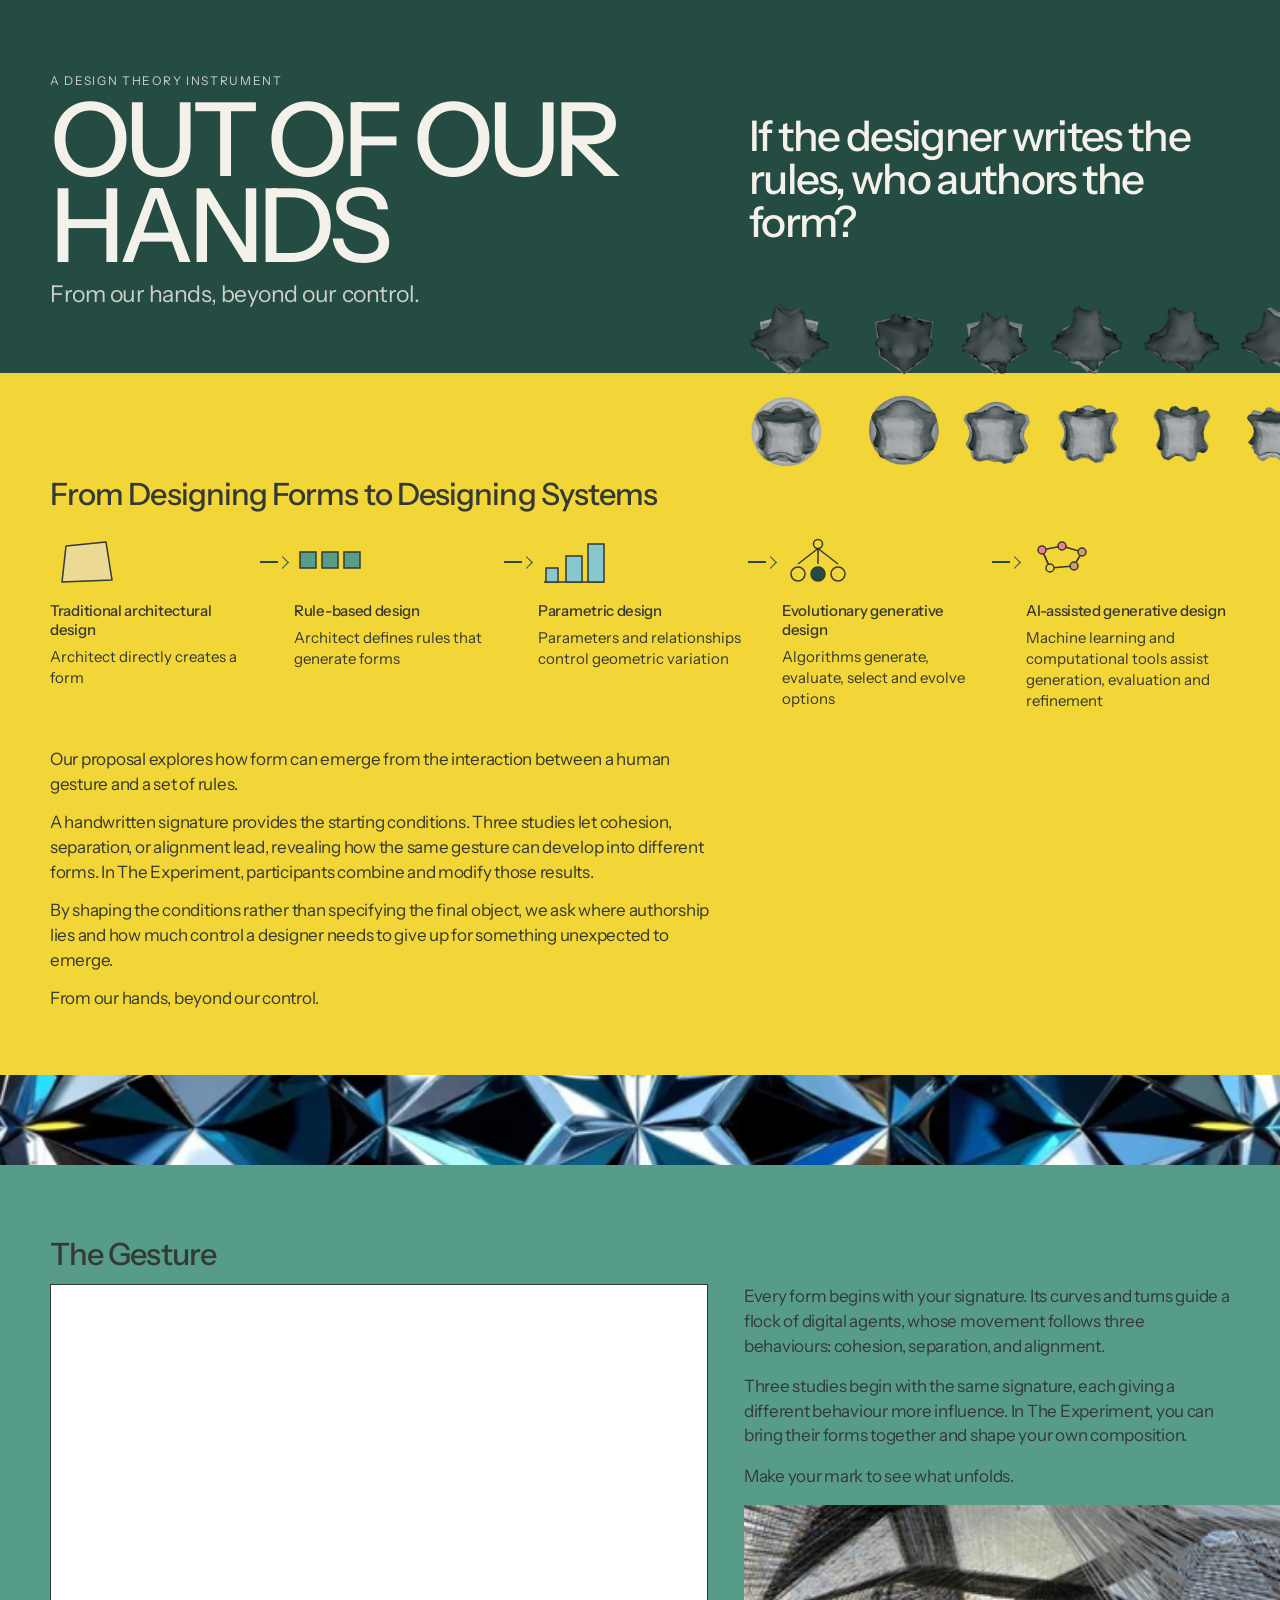
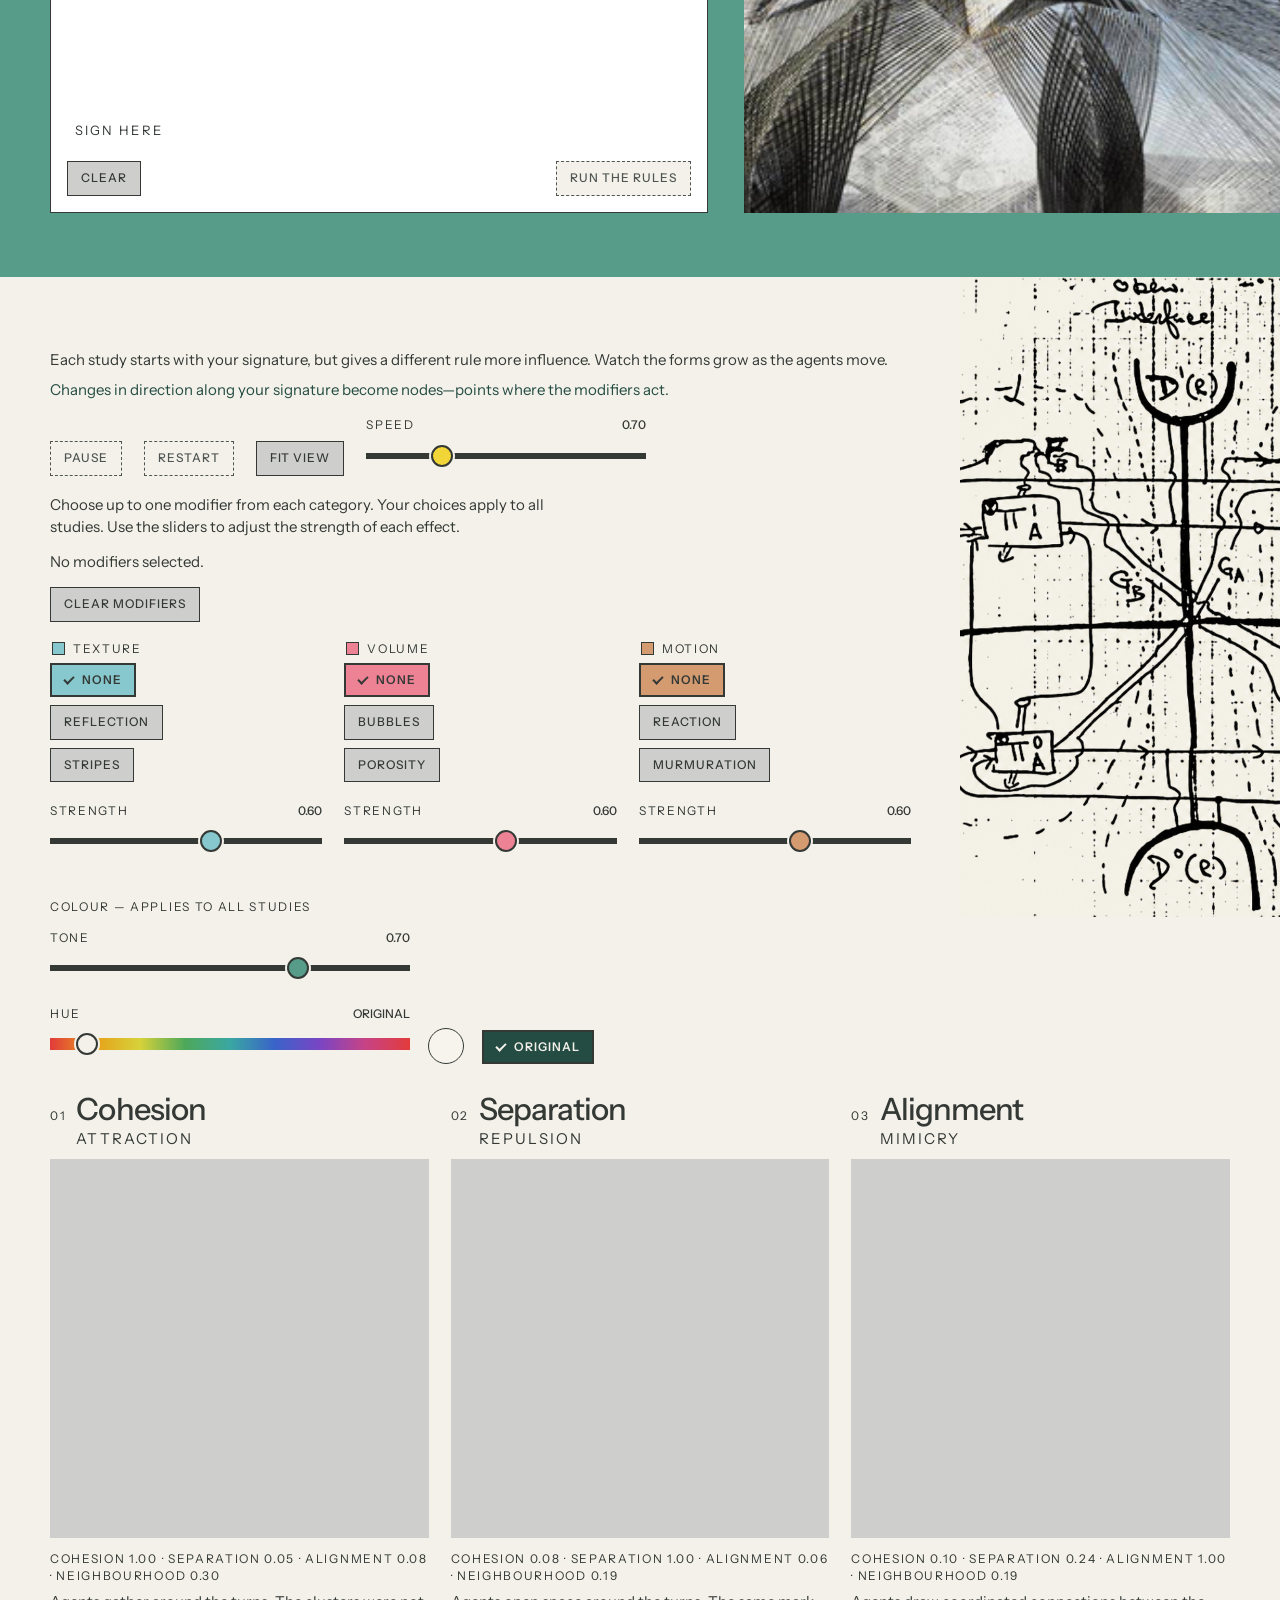
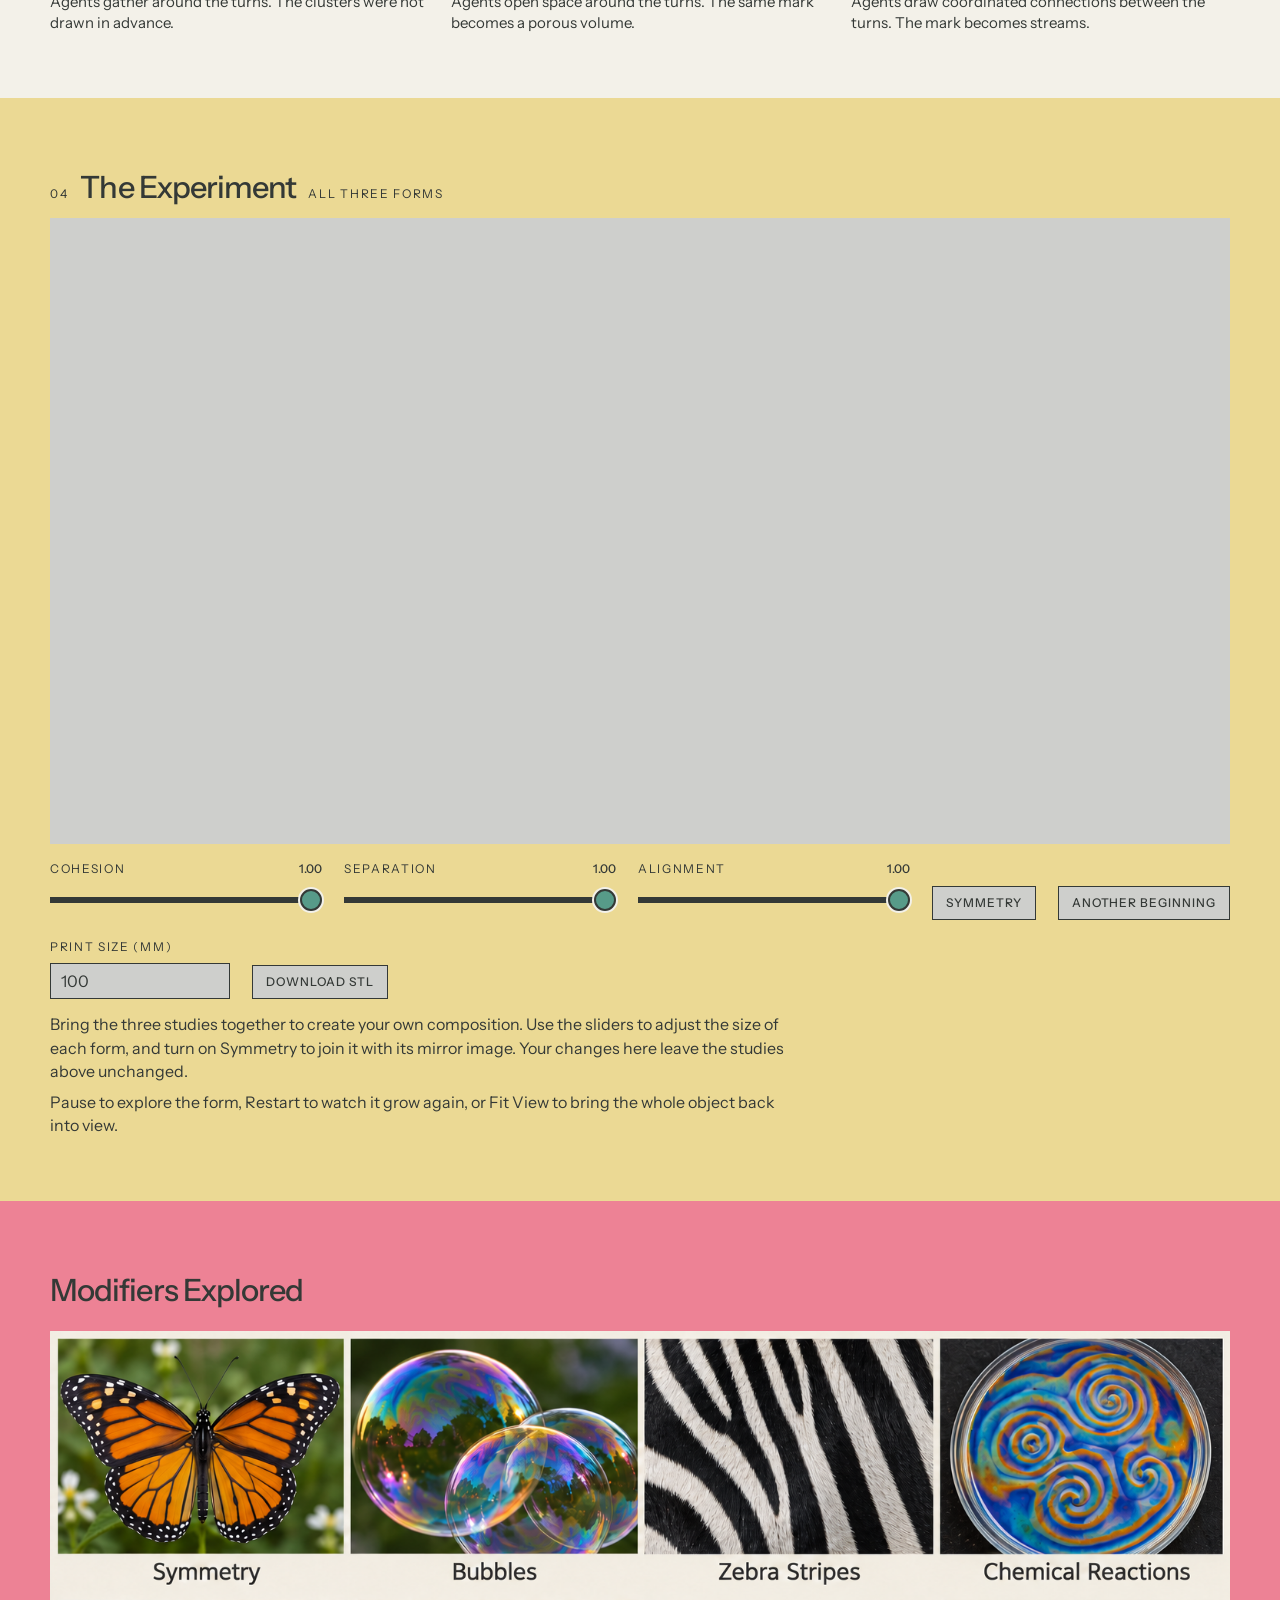
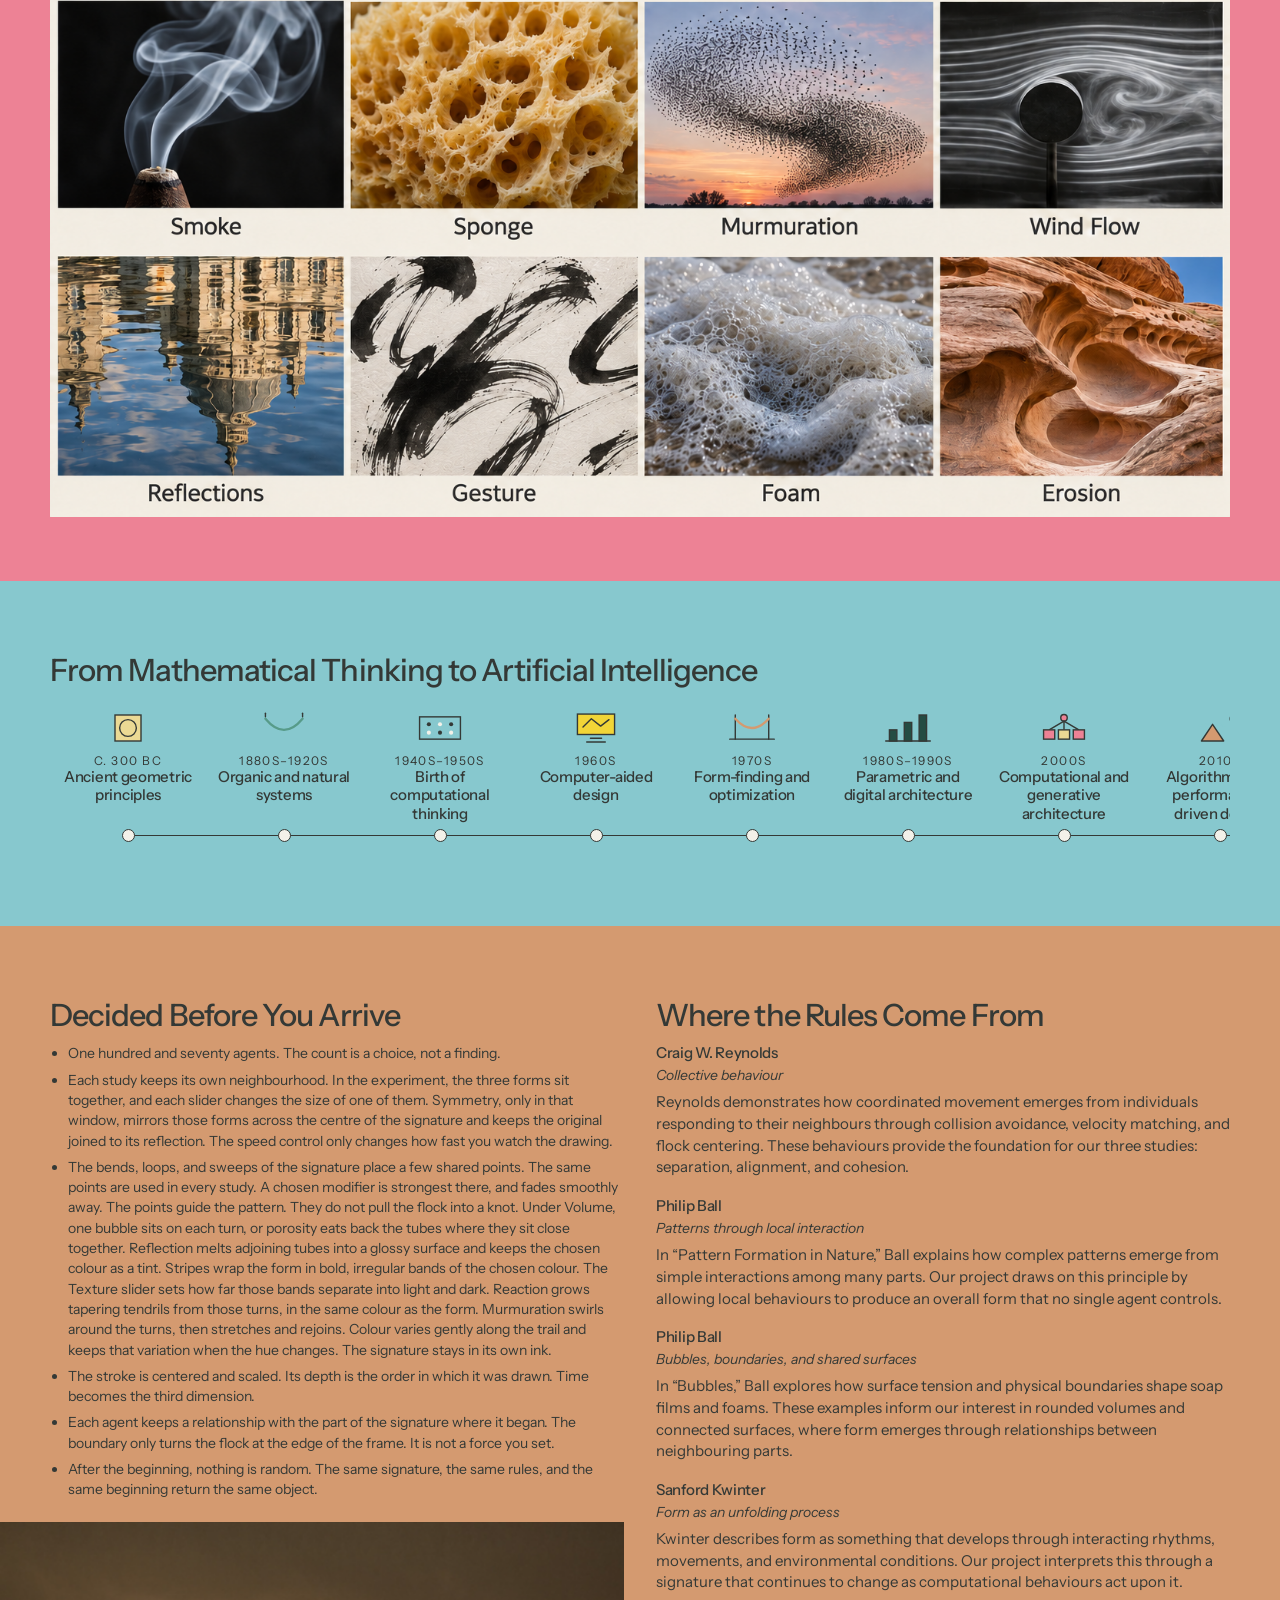
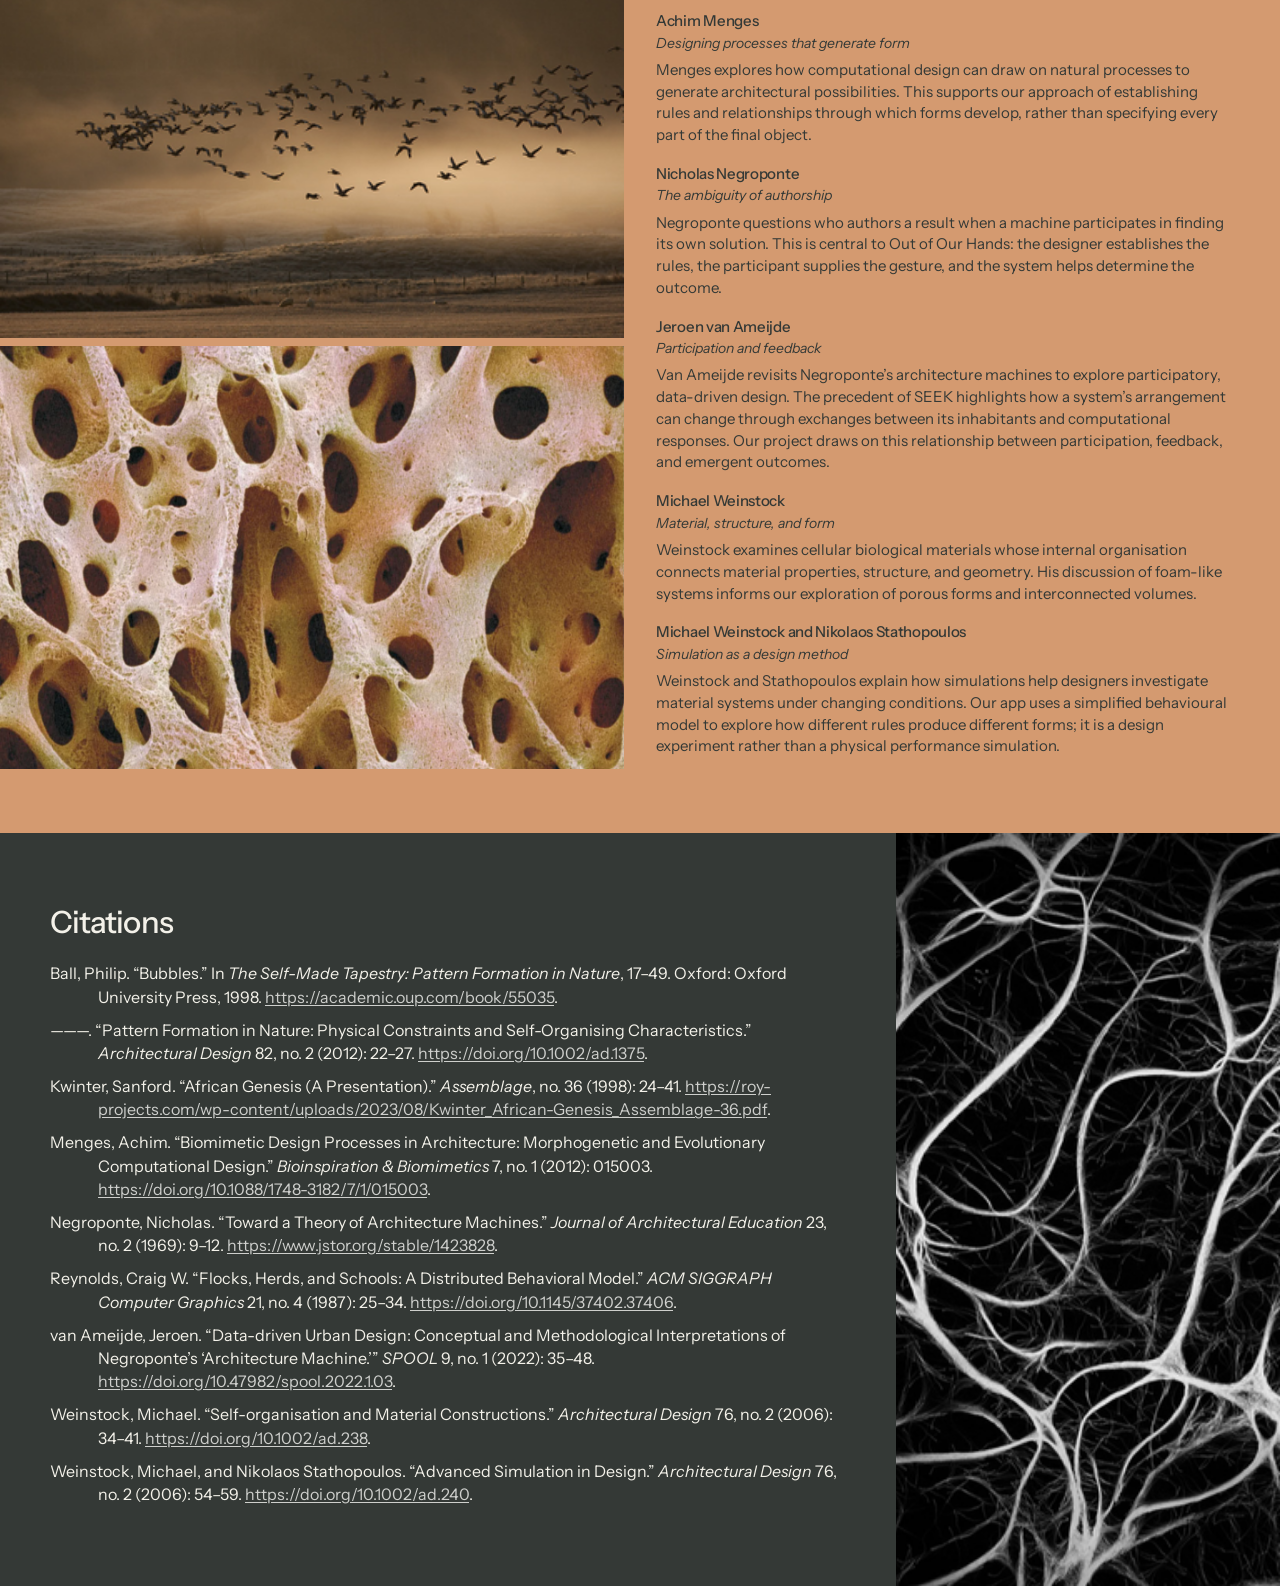
<file: index.html>
<!doctype html>
<html lang="en">
<head>
  <meta charset="utf-8">
  <meta name="viewport" content="width=device-width, initial-scale=1">
  <title>Out of Our Hands</title>
  <link rel="preconnect" href="https://fonts.googleapis.com">
  <link rel="preconnect" href="https://fonts.gstatic.com" crossorigin>
  <link href="https://fonts.googleapis.com/css2?family=Instrument+Sans:ital,wght@0,400;0,500;0,600;1,400&display=swap" rel="stylesheet">
  <link rel="stylesheet" href="style.css?v=turns82">
</head>
<body>
  <header>
    <p class="kicker">A design theory instrument</p>
    <div class="mast">
      <h1>Out of our hands</h1>
      <p class="tagline">From our hands, beyond our control.</p>
      <p class="question">If the designer writes the rules, who authors the form?</p>
    </div>
    <img class="membrane" src="assets/membrane-forms-transparent.png" alt="Two rows of translucent membrane forms.">
  </header>

  <section class="lineage" aria-labelledby="lineage-title">
    <h2 id="lineage-title">From Designing Forms to Designing Systems</h2>
    <div class="stages">
      <article class="stage">
        <svg class="stage-mark" viewBox="0 0 72 56" aria-hidden="true">
          <polygon points="16,12 56,8 62,46 12,48" fill="var(--sand)" stroke="var(--charcoal)" stroke-width="1.5" stroke-linejoin="round"/>
        </svg>
        <h3>Traditional architectural design</h3>
        <p>Architect directly creates a form</p>
      </article>
      <span class="stage-arrow" aria-hidden="true"></span>
      <article class="stage">
        <svg class="stage-mark" viewBox="0 0 72 56" aria-hidden="true">
          <rect x="6" y="18" width="16" height="16" fill="var(--lagoon)" stroke="var(--charcoal)" stroke-width="1.5"/>
          <rect x="28" y="18" width="16" height="16" fill="var(--lagoon)" stroke="var(--charcoal)" stroke-width="1.5"/>
          <rect x="50" y="18" width="16" height="16" fill="var(--lagoon)" stroke="var(--charcoal)" stroke-width="1.5"/>
        </svg>
        <h3>Rule-based design</h3>
        <p>Architect defines rules that generate forms</p>
      </article>
      <span class="stage-arrow" aria-hidden="true"></span>
      <article class="stage">
        <svg class="stage-mark" viewBox="0 0 72 56" aria-hidden="true">
          <line x1="6" y1="48" x2="66" y2="48" stroke="var(--charcoal)" stroke-width="1.5"/>
          <rect x="8" y="34" width="12" height="14" fill="var(--sky)" stroke="var(--charcoal)" stroke-width="1.5"/>
          <rect x="28" y="22" width="16" height="26" fill="var(--sky)" stroke="var(--charcoal)" stroke-width="1.5"/>
          <rect x="50" y="10" width="16" height="38" fill="var(--sky)" stroke="var(--charcoal)" stroke-width="1.5"/>
        </svg>
        <h3>Parametric design</h3>
        <p>Parameters and relationships control geometric variation</p>
      </article>
      <span class="stage-arrow" aria-hidden="true"></span>
      <article class="stage">
        <svg class="stage-mark" viewBox="0 0 72 56" aria-hidden="true">
          <circle cx="36" cy="10" r="4.5" fill="none" stroke="var(--charcoal)" stroke-width="1.5"/>
          <path d="M36 14.5 L16 30 M36 14.5 L36 30 M36 14.5 L56 30" fill="none" stroke="var(--charcoal)" stroke-width="1.5"/>
          <circle cx="16" cy="40" r="7" fill="none" stroke="var(--charcoal)" stroke-width="1.5"/>
          <circle cx="36" cy="40" r="7" fill="var(--deep-forest)" stroke="var(--charcoal)" stroke-width="1.5"/>
          <circle cx="56" cy="40" r="7" fill="none" stroke="var(--charcoal)" stroke-width="1.5"/>
        </svg>
        <h3>Evolutionary generative design</h3>
        <p>Algorithms generate, evaluate, select and evolve options</p>
      </article>
      <span class="stage-arrow" aria-hidden="true"></span>
      <article class="stage">
        <svg class="stage-mark" viewBox="0 0 72 56" aria-hidden="true">
          <path d="M16 16 L36 12 L56 18 L48 32 L24 34 Z" fill="none" stroke="var(--charcoal)" stroke-width="1.5" stroke-linejoin="round"/>
          <path d="M16 16 L24 34 M56 18 L48 32" fill="none" stroke="var(--charcoal)" stroke-width="1.5"/>
          <circle cx="16" cy="16" r="4" fill="var(--coral)" stroke="var(--charcoal)" stroke-width="1.5"/>
          <circle cx="36" cy="12" r="4" fill="var(--coral)" stroke="var(--charcoal)" stroke-width="1.5"/>
          <circle cx="56" cy="18" r="4" fill="var(--terracotta)" stroke="var(--charcoal)" stroke-width="1.5"/>
          <circle cx="48" cy="32" r="4" fill="var(--terracotta)" stroke="var(--charcoal)" stroke-width="1.5"/>
          <circle cx="24" cy="34" r="4" fill="var(--sunflower)" stroke="var(--charcoal)" stroke-width="1.5"/>
        </svg>
        <h3>AI-assisted generative design</h3>
        <p>Machine learning and computational tools assist generation, evaluation and refinement</p>
      </article>
    </div>
    <div class="proposal">
      <p>Our proposal explores how form can emerge from the interaction between a human gesture and a set of rules.</p>
      <p>A handwritten signature provides the starting conditions. Three studies let cohesion, separation, or alignment lead, revealing how the same gesture can develop into different forms. In The Experiment, participants combine and modify those results.</p>
      <p>By shaping the conditions rather than specifying the final object, we ask where authorship lies and how much control a designer needs to give up for something unexpected to emerge.</p>
      <p>From our hands, beyond our control.</p>
    </div>
  </section>

  <figure class="facet-strip">
    <img src="assets/faceted-reflections.png" alt="A field of blue faceted reflections.">
  </figure>

  <section class="intro" aria-labelledby="gesture-title">
    <h2 id="gesture-title" class="gesture-title">The Gesture</h2>
    <div class="plate">
      <canvas id="sign" aria-label="Draw a signature. The mark becomes the situation the rules act on."></canvas>
      <p id="sign-hint" class="hint">Sign here</p>
      <div class="plate-actions">
        <button id="clear" type="button">Clear</button>
        <button id="commit" type="button" disabled>Run the rules</button>
      </div>
    </div>
    <div class="argument">
      <h2 id="argument-title" class="visually-hidden">The Argument</h2>
      <p>Every form begins with your signature. Its curves and turns guide a flock of digital agents, whose movement follows three behaviours: cohesion, separation, and alignment.</p>
      <p>Three studies begin with the same signature, each giving a different behaviour more influence. In The Experiment, you can bring their forms together and shape your own composition.</p>
      <p>Make your mark to see what unfolds.</p>
      <p id="status" class="status" hidden>The rules are written. They have not met a signature yet.</p>
      <figure class="gesture-photo">
        <img src="assets/canva-24.png" alt="A pavilion of interwoven dark fibres.">
      </figure>
    </div>
  </section>

  <section id="studies" class="studies" aria-label="Three interpretations">
    <p class="study-lead">Each study starts with your signature, but gives a different rule more influence. Watch the forms grow as the agents move.</p>
    <p class="turn-note">Changes in direction along your signature become nodes—points where the modifiers act.</p>
    <div class="transport">
      <button id="pause" type="button" aria-pressed="false" disabled>Pause</button>
      <button id="restart" type="button" disabled>Restart</button>
      <button id="fit" type="button">Fit view</button>
      <label class="speed">
        <span>Speed <b id="speed-val">0.70</b></span>
        <input id="speed" type="range" min="0.2" max="2.2" step="0.05" value="0.7">
      </label>
    </div>
    <div class="modifiers">
      <div class="modifier-head">
        <div>
          <p class="study-lead">Choose up to one modifier from each category. Your choices apply to all studies. Use the sliders to adjust the strength of each effect.</p>
          <p id="modifier-note" class="modifier-note">No modifiers selected.</p>
          <div class="modifier-tools">
            <button id="clear-modifiers" type="button">Clear modifiers</button>
          </div>
        </div>
      </div>
      <div class="modifier-groups">
        <fieldset class="category category-texture" role="radiogroup" aria-label="Texture">
          <legend>Texture</legend>
          <button type="button" data-category="texture" data-modifier="none" role="radio" aria-checked="true">None</button>
          <button type="button" data-category="texture" data-modifier="reflection" role="radio" aria-checked="false">Reflection</button>
          <button type="button" data-category="texture" data-modifier="stripes" role="radio" aria-checked="false">Stripes</button>
          <label class="speed">
            <span>Strength <b id="texture-val">0.60</b></span>
            <input id="texture-strength" data-strength="texture" type="range" min="0" max="1" step="0.01" value="0.6" aria-label="Texture strength">
          </label>
        </fieldset>
        <fieldset class="category category-volume" role="radiogroup" aria-label="Volume">
          <legend>Volume</legend>
          <button type="button" data-category="volume" data-modifier="none" role="radio" aria-checked="true">None</button>
          <button type="button" data-category="volume" data-modifier="bubbles" role="radio" aria-checked="false">Bubbles</button>
          <button type="button" data-category="volume" data-modifier="porosity" role="radio" aria-checked="false">Porosity</button>
          <label class="speed">
            <span>Strength <b id="volume-val">0.60</b></span>
            <input id="volume-strength" data-strength="volume" type="range" min="0" max="1" step="0.01" value="0.6" aria-label="Volume strength">
          </label>
        </fieldset>
        <fieldset class="category category-motion" role="radiogroup" aria-label="Motion">
          <legend>Motion</legend>
          <button type="button" data-category="motion" data-modifier="none" role="radio" aria-checked="true">None</button>
          <button type="button" data-category="motion" data-modifier="reaction" role="radio" aria-checked="false">Reaction</button>
          <button type="button" data-category="motion" data-modifier="murmuration" role="radio" aria-checked="false">Murmuration</button>
          <label class="speed">
            <span>Strength <b id="motion-val">0.60</b></span>
            <input id="motion-strength" data-strength="motion" type="range" min="0" max="1" step="0.01" value="0.6" aria-label="Motion strength">
          </label>
        </fieldset>
      </div>
    </div>
    <div class="colour">
      <p class="section-label">Colour — applies to all studies</p>
      <label class="speed hue">
        <span>Tone <b id="tone-val">0.70</b></span>
        <input id="tone" type="range" min="0" max="1" step="0.01" value="0.7" aria-label="Colour lightness and saturation">
      </label>
      <div class="colour-row">
        <label class="speed hue">
          <span>Hue <b id="hue-val">Original</b></span>
          <input id="hue" type="range" min="0" max="360" step="1" value="28" aria-label="Sculpture hue" aria-valuetext="Original">
        </label>
        <span id="hue-swatch" class="swatch" aria-hidden="true"></span>
        <button id="hue-original" type="button" aria-pressed="true">Original</button>
      </div>
    </div>
    <img class="pask" src="assets/pask-diagram-chalk.png" alt="A hand-drawn diagram of linked boxes, loops, and a central cross.">
    <div class="study-grid">
      <article>
        <header>
          <p class="index">01</p>
          <h2>Cohesion</h2>
          <p class="also">attraction</p>
        </header>
        <div class="viewport">
          <canvas id="view-cohesion" aria-label="Sculpture led by cohesion. Drag to turn."></canvas>
        </div>
        <p class="weights" id="weights-cohesion">Cohesion 1.00 · Separation 0.05 · Alignment 0.08 · Neighbourhood 0.30</p>
        <p class="trail-note" id="trail-cohesion" hidden>Drawing limit reached. These agents keep moving without adding tubes.</p>
        <p>Agents gather around the turns. The clusters were not drawn in advance.</p>
      </article>
      <article>
        <header>
          <p class="index">02</p>
          <h2>Separation</h2>
          <p class="also">repulsion</p>
        </header>
        <div class="viewport">
          <canvas id="view-separation" aria-label="Sculpture led by separation. Drag to turn."></canvas>
        </div>
        <p class="weights" id="weights-separation">Cohesion 0.08 · Separation 1.00 · Alignment 0.06 · Neighbourhood 0.19</p>
        <p class="trail-note" id="trail-separation" hidden>Drawing limit reached. These agents keep moving without adding tubes.</p>
        <p>Agents open space around the turns. The same mark becomes a porous volume.</p>
      </article>
      <article>
        <header>
          <p class="index">03</p>
          <h2>Alignment</h2>
          <p class="also">mimicry</p>
        </header>
        <div class="viewport">
          <canvas id="view-alignment" aria-label="Sculpture led by alignment. Drag to turn."></canvas>
        </div>
        <p class="weights" id="weights-alignment">Cohesion 0.10 · Separation 0.24 · Alignment 1.00 · Neighbourhood 0.19</p>
        <p class="trail-note" id="trail-alignment" hidden>Drawing limit reached. These agents keep moving without adding tubes.</p>
        <p>Agents draw coordinated connections between the turns. The mark becomes streams.</p>
      </article>
    </div>
  </section>

  <section class="experiment" aria-labelledby="experiment-title">
    <header>
      <p class="index">04</p>
      <h2 id="experiment-title">The Experiment</h2>
      <p class="also">all three forms</p>
    </header>
    <div class="viewport experiment-view">
      <canvas id="view-experiment" aria-label="The three studies together. Drag to turn. The sliders change the size of each form. Symmetry mirrors this window only."></canvas>
    </div>
    <div class="controls">
      <label>
        <span>Cohesion <b id="cohesion-val">1.00</b></span>
        <input id="cohesion" type="range" min="0" max="1" step="0.01" value="1" aria-label="Cohesion size">
      </label>
      <label>
        <span>Separation <b id="separation-val">1.00</b></span>
        <input id="separation" type="range" min="0" max="1" step="0.01" value="1" aria-label="Separation size">
      </label>
      <label>
        <span>Alignment <b id="alignment-val">1.00</b></span>
        <input id="alignment" type="range" min="0" max="1" step="0.01" value="1" aria-label="Alignment size">
      </label>
      <button id="symmetry" type="button" aria-pressed="false">Symmetry</button>
      <button id="another" type="button">Another beginning</button>
    </div>
    <div class="print-export">
      <label class="print-size">
        <span>Print size (mm)</span>
        <input id="print-size" type="number" min="1" step="1" value="100" aria-label="Print size in millimetres, the longest side of the object">
      </label>
      <button id="download-stl" type="button">Download STL</button>
      <p id="stl-note" class="note" hidden aria-live="polite"></p>
    </div>
    <p class="trail-note" id="trail-experiment" hidden>Drawing limit reached. These agents keep moving without adding tubes.</p>
    <p class="note">Bring the three studies together to create your own composition. Use the sliders to adjust the size of each form, and turn on Symmetry to join it with its mirror image. Your changes here leave the studies above unchanged.</p>
    <p class="note">Pause to explore the form, Restart to watch it grow again, or Fit View to bring the whole object back into view.</p>
  </section>

  <section class="modifiers-explored" aria-labelledby="modifiers-explored-title">
    <h2 id="modifiers-explored-title">Modifiers Explored</h2>
    <img src="assets/modifiers-12-gesture.png" width="1536" height="1024" alt="Reference gallery of twelve modifiers in three rows of four. Top row: Symmetry, Bubbles, Zebra Stripes, Chemical Reactions. Middle row: Smoke, Sponge, Murmuration, Wind Flow. Bottom row: Reflections, Gesture, Foam, Erosion. The thumbnails are AI-generated illustrations.">
  </section>

  <section class="history" aria-labelledby="history-title">
    <h2 id="history-title">From Mathematical Thinking to Artificial Intelligence</h2>
    <div class="era-scroller">
      <ol class="periods">
        <li>
          <button type="button" class="era-node" aria-expanded="false" aria-controls="era-1">
            <svg class="era-mark" viewBox="0 0 56 36" aria-hidden="true">
              <rect x="14" y="4" width="28" height="28" fill="var(--sand)" stroke="var(--charcoal)" stroke-width="1.5"/>
              <circle cx="28" cy="18" r="9" fill="none" stroke="var(--charcoal)" stroke-width="1.5"/>
            </svg>
            <span class="period-when">c. 300 BC</span>
            <span class="period-name">Ancient geometric principles</span>
          </button>
        </li>
        <li>
          <button type="button" class="era-node" aria-expanded="false" aria-controls="era-2">
            <svg class="era-mark" viewBox="0 0 56 36" aria-hidden="true">
              <path d="M8 8 Q28 32 48 8" fill="none" stroke="var(--lagoon)" stroke-width="2.5" stroke-linecap="round"/>
              <line x1="8" y1="6" x2="8" y2="2" stroke="var(--charcoal)" stroke-width="1.5" stroke-linecap="round"/>
              <line x1="48" y1="6" x2="48" y2="2" stroke="var(--charcoal)" stroke-width="1.5" stroke-linecap="round"/>
            </svg>
            <span class="period-when">1880s–1920s</span>
            <span class="period-name">Organic and natural systems</span>
          </button>
        </li>
        <li>
          <button type="button" class="era-node" aria-expanded="false" aria-controls="era-3">
            <svg class="era-mark" viewBox="0 0 56 36" aria-hidden="true">
              <rect x="6" y="6" width="44" height="24" fill="var(--sky)" stroke="var(--charcoal)" stroke-width="1.5"/>
              <circle cx="16" cy="14" r="2.2" fill="var(--charcoal)"/>
              <circle cx="28" cy="14" r="2.2" fill="var(--chalk)"/>
              <circle cx="40" cy="14" r="2.2" fill="var(--charcoal)"/>
              <circle cx="16" cy="23" r="2.2" fill="var(--chalk)"/>
              <circle cx="28" cy="23" r="2.2" fill="var(--charcoal)"/>
              <circle cx="40" cy="23" r="2.2" fill="var(--chalk)"/>
            </svg>
            <span class="period-when">1940s–1950s</span>
            <span class="period-name">Birth of computational thinking</span>
          </button>
        </li>
        <li>
          <button type="button" class="era-node" aria-expanded="false" aria-controls="era-4">
            <svg class="era-mark" viewBox="0 0 56 36" aria-hidden="true">
              <rect x="8" y="3" width="40" height="22" fill="var(--sunflower)" stroke="var(--charcoal)" stroke-width="1.5"/>
              <polyline points="14,17 23,8 33,16 42,9" fill="none" stroke="var(--charcoal)" stroke-width="1.5" stroke-linejoin="round" stroke-linecap="round"/>
              <line x1="22" y1="29" x2="34" y2="29" stroke="var(--charcoal)" stroke-width="1.5" stroke-linecap="round"/>
              <line x1="18" y1="33" x2="38" y2="33" stroke="var(--charcoal)" stroke-width="1.5" stroke-linecap="round"/>
            </svg>
            <span class="period-when">1960s</span>
            <span class="period-name">Computer-aided design</span>
          </button>
        </li>
        <li>
          <button type="button" class="era-node" aria-expanded="false" aria-controls="era-5">
            <svg class="era-mark" viewBox="0 0 56 36" aria-hidden="true">
              <line x1="10" y1="4" x2="10" y2="30" stroke="var(--charcoal)" stroke-width="1.5" stroke-linecap="round"/>
              <line x1="46" y1="4" x2="46" y2="30" stroke="var(--charcoal)" stroke-width="1.5" stroke-linecap="round"/>
              <path d="M10 8 Q28 28 46 8" fill="none" stroke="var(--terracotta)" stroke-width="2.5" stroke-linecap="round"/>
              <line x1="4" y1="30" x2="52" y2="30" stroke="var(--charcoal)" stroke-width="1.5" stroke-linecap="round"/>
            </svg>
            <span class="period-when">1970s</span>
            <span class="period-name">Form-finding and optimization</span>
          </button>
        </li>
        <li>
          <button type="button" class="era-node" aria-expanded="false" aria-controls="era-6">
            <svg class="era-mark" viewBox="0 0 56 36" aria-hidden="true">
              <line x1="4" y1="32" x2="52" y2="32" stroke="var(--charcoal)" stroke-width="1.5" stroke-linecap="round"/>
              <rect x="8" y="20" width="8" height="12" fill="var(--deep-forest)" stroke="var(--charcoal)" stroke-width="1.5"/>
              <rect x="24" y="12" width="8" height="20" fill="var(--deep-forest)" stroke="var(--charcoal)" stroke-width="1.5"/>
              <rect x="40" y="4" width="8" height="28" fill="var(--deep-forest)" stroke="var(--charcoal)" stroke-width="1.5"/>
            </svg>
            <span class="period-when">1980s–1990s</span>
            <span class="period-name">Parametric and digital architecture</span>
          </button>
        </li>
        <li>
          <button type="button" class="era-node" aria-expanded="false" aria-controls="era-7">
            <svg class="era-mark" viewBox="0 0 56 36" aria-hidden="true">
              <circle cx="28" cy="7" r="3.5" fill="var(--coral)" stroke="var(--charcoal)" stroke-width="1.5"/>
              <path d="M28 10.5 L12 20 M28 10.5 L28 20 M28 10.5 L44 20" fill="none" stroke="var(--charcoal)" stroke-width="1.5"/>
              <rect x="6" y="20" width="12" height="10" fill="var(--coral)" stroke="var(--charcoal)" stroke-width="1.5"/>
              <rect x="22" y="20" width="12" height="10" fill="var(--sand)" stroke="var(--charcoal)" stroke-width="1.5"/>
              <rect x="38" y="20" width="12" height="10" fill="var(--coral)" stroke="var(--charcoal)" stroke-width="1.5"/>
            </svg>
            <span class="period-when">2000s</span>
            <span class="period-name">Computational and generative architecture</span>
          </button>
        </li>
        <li>
          <button type="button" class="era-node" aria-expanded="false" aria-controls="era-8">
            <svg class="era-mark" viewBox="0 0 56 36" aria-hidden="true">
              <circle cx="44" cy="8" r="5" fill="var(--sunflower)" stroke="var(--charcoal)" stroke-width="1.5"/>
              <path d="M6 16 Q20 11 34 16" fill="none" stroke="var(--sky)" stroke-width="1.5" stroke-linecap="round"/>
              <polygon points="8,32 20,14 32,32" fill="var(--terracotta)" stroke="var(--charcoal)" stroke-width="1.5" stroke-linejoin="round"/>
            </svg>
            <span class="period-when">2010s</span>
            <span class="period-name">Algorithmic and performance-driven design</span>
          </button>
        </li>
        <li>
          <button type="button" class="era-node" aria-expanded="false" aria-controls="era-9">
            <svg class="era-mark" viewBox="0 0 56 36" aria-hidden="true">
              <path d="M12 10 L28 6 L46 14 L38 28 L14 26 Z" fill="none" stroke="var(--charcoal)" stroke-width="1.5" stroke-linejoin="round"/>
              <path d="M12 10 L14 26 M46 14 L38 28" fill="none" stroke="var(--charcoal)" stroke-width="1.5"/>
              <circle cx="12" cy="10" r="3.5" fill="var(--coral)" stroke="var(--charcoal)" stroke-width="1.5"/>
              <circle cx="28" cy="6" r="3.5" fill="var(--coral)" stroke="var(--charcoal)" stroke-width="1.5"/>
              <circle cx="46" cy="14" r="3.5" fill="var(--terracotta)" stroke="var(--charcoal)" stroke-width="1.5"/>
              <circle cx="38" cy="28" r="3.5" fill="var(--terracotta)" stroke="var(--charcoal)" stroke-width="1.5"/>
              <circle cx="14" cy="26" r="3.5" fill="var(--sunflower)" stroke="var(--charcoal)" stroke-width="1.5"/>
            </svg>
            <span class="period-when">2020s–present</span>
            <span class="period-name">AI and intelligent generative design</span>
          </button>
        </li>
      </ol>
    </div>
    <div class="era-panels">
      <div id="era-1" class="era-panel" hidden>
        <p>Proportion, symmetry, geometry, and repetition organize space and form.</p>
        <p class="era-label">Milestones</p>
        <ul>
          <li>Mathematical proportion and symmetry are used to set out architecture.</li>
        </ul>
        <p class="period-keys">Geometry · Proportion · Symmetry</p>
      </div>
      <div id="era-2" class="era-panel" hidden>
        <p>Natural geometry and structural experiment inform the form.</p>
        <p class="era-label">Milestones</p>
        <ul>
          <li>Antoni Gaudí explores catenary arches and forms drawn from nature.</li>
        </ul>
        <p class="period-keys">Nature · Structural logic · Organic forms</p>
      </div>
      <div id="era-3" class="era-panel" hidden>
        <p>Computers open calculation to complex design problems.</p>
        <p class="era-label">Milestones</p>
        <ul>
          <li>Information processing and mathematical calculation become available as design tools.</li>
          <li>1940s. Luigi Moretti introduces the concept of parametric architecture.</li>
        </ul>
        <p class="period-keys">Computation · Algorithms · Information</p>
      </div>
      <div id="era-4" class="era-panel" hidden>
        <p>Drawing systems move onto the computer.</p>
        <p class="era-label">Milestones</p>
        <ul>
          <li>1963. Ivan Sutherland develops Sketchpad, a milestone in interactive computer graphics.</li>
          <li>1967–1970s. The MIT Architecture Machine Group explores interaction between computers, people, and architectural design.</li>
        </ul>
        <p class="period-keys">Digital drawing · Computer graphics · Geometric modeling</p>
      </div>
      <div id="era-5" class="era-panel" hidden>
        <p>Simulation and mathematics are used to find efficient structure.</p>
        <p class="era-label">Milestones</p>
        <ul>
          <li>Frei Otto explores minimal surfaces, tensile structures, and natural form-finding.</li>
        </ul>
        <p class="period-keys">Optimization · Simulation · Form-finding</p>
      </div>
      <div id="era-6" class="era-panel" hidden>
        <p>Digital models let a form change when its parameters change.</p>
        <p class="era-label">Milestones</p>
        <ul>
          <li>Parametric thinking connects design variables to complex geometry.</li>
          <li>1980s. Digital tools transform architectural drafting and modeling.</li>
          <li>1990s. Evolutionary algorithms explore and optimize design alternatives.</li>
        </ul>
        <p class="period-keys">Parametric design · Digital modeling · Complexity</p>
      </div>
      <div id="era-7" class="era-panel" hidden>
        <p>Algorithms generate alternatives rather than only recording a chosen form.</p>
        <p class="era-label">Milestones</p>
        <ul>
          <li>Generative systems and digital fabrication become design tools.</li>
          <li>2003. Generative Components introduces a visual approach to parametric modeling.</li>
          <li>2007. Grasshopper makes visual programming and algorithmic design more accessible to architects.</li>
        </ul>
        <p class="period-keys">Generative systems · Algorithms · Digital fabrication</p>
      </div>
      <div id="era-8" class="era-panel" hidden>
        <p>Generation is tied to environment, structure, material, and making.</p>
        <p class="era-label">Milestones</p>
        <ul>
          <li>Computational optimization integrates structural, environmental, and material performance into design generation.</li>
          <li>2014. Generative adversarial networks (GANs) advance machine-generated visual content and create new possibilities for design exploration.</li>
        </ul>
        <p class="period-keys">Performance · Iteration · Optimization · Fabrication</p>
      </div>
      <div id="era-9" class="era-panel" hidden>
        <p>Machine learning helps generate and evaluate architectural possibilities.</p>
        <p class="era-label">Milestones</p>
        <ul>
          <li>Prompts, datasets, simulations, and performance criteria are used with generative models.</li>
          <li>Generative AI introduces text-to-image generation and AI-assisted architectural workflows.</li>
        </ul>
        <p class="period-keys">Artificial intelligence · Machine learning · Data-driven design · Human–AI collaboration</p>
      </div>
    </div>
  </section>

  <footer>
    <section>
      <h2>Decided Before You Arrive</h2>
      <ul>
        <li>One hundred and seventy agents. The count is a choice, not a finding.</li>
        <li>Each study keeps its own neighbourhood. In the experiment, the three forms sit together, and each slider changes the size of one of them. Symmetry, only in that window, mirrors those forms across the centre of the signature and keeps the original joined to its reflection. The speed control only changes how fast you watch the drawing.</li>
        <li>The bends, loops, and sweeps of the signature place a few shared points. The same points are used in every study. A chosen modifier is strongest there, and fades smoothly away. The points guide the pattern. They do not pull the flock into a knot. Under Volume, one bubble sits on each turn, or porosity eats back the tubes where they sit close together. Reflection melts adjoining tubes into a glossy surface and keeps the chosen colour as a tint. Stripes wrap the form in bold, irregular bands of the chosen colour. The Texture slider sets how far those bands separate into light and dark. Reaction grows tapering tendrils from those turns, in the same colour as the form. Murmuration swirls around the turns, then stretches and rejoins. Colour varies gently along the trail and keeps that variation when the hue changes. The signature stays in its own ink.</li>
        <li>The stroke is centered and scaled. Its depth is the order in which it was drawn. Time becomes the third dimension.</li>
        <li>Each agent keeps a relationship with the part of the signature where it began. The boundary only turns the flock at the edge of the frame. It is not a force you set.</li>
        <li>After the beginning, nothing is random. The same signature, the same rules, and the same beginning return the same object.</li>
      </ul>
      <div class="rules-figures">
        <img src="assets/canva-23.png" alt="A flock of birds crossing a pale field under a dark sky.">
        <img src="assets/porous-bone-cropped.png" alt="Porous bone, a pale lattice of irregular openings.">
      </div>
    </section>
    <section class="research">
      <h2>Where the Rules Come From</h2>
      <article>
        <h3>Craig W. Reynolds</h3>
        <p class="source">Collective behaviour</p>
        <p>Reynolds demonstrates how coordinated movement emerges from individuals responding to their neighbours through collision avoidance, velocity matching, and flock centering. These behaviours provide the foundation for our three studies: separation, alignment, and cohesion.</p>
      </article>
      <article>
        <h3>Philip Ball</h3>
        <p class="source">Patterns through local interaction</p>
        <p>In “Pattern Formation in Nature,” Ball explains how complex patterns emerge from simple interactions among many parts. Our project draws on this principle by allowing local behaviours to produce an overall form that no single agent controls.</p>
      </article>
      <article>
        <h3>Philip Ball</h3>
        <p class="source">Bubbles, boundaries, and shared surfaces</p>
        <p>In “Bubbles,” Ball explores how surface tension and physical boundaries shape soap films and foams. These examples inform our interest in rounded volumes and connected surfaces, where form emerges through relationships between neighbouring parts.</p>
      </article>
      <article>
        <h3>Sanford Kwinter</h3>
        <p class="source">Form as an unfolding process</p>
        <p>Kwinter describes form as something that develops through interacting rhythms, movements, and environmental conditions. Our project interprets this through a signature that continues to change as computational behaviours act upon it.</p>
      </article>
      <article>
        <h3>Achim Menges</h3>
        <p class="source">Designing processes that generate form</p>
        <p>Menges explores how computational design can draw on natural processes to generate architectural possibilities. This supports our approach of establishing rules and relationships through which forms develop, rather than specifying every part of the final object.</p>
      </article>
      <article>
        <h3>Nicholas Negroponte</h3>
        <p class="source">The ambiguity of authorship</p>
        <p>Negroponte questions who authors a result when a machine participates in finding its own solution. This is central to Out of Our Hands: the designer establishes the rules, the participant supplies the gesture, and the system helps determine the outcome.</p>
      </article>
      <article>
        <h3>Jeroen van Ameijde</h3>
        <p class="source">Participation and feedback</p>
        <p>Van Ameijde revisits Negroponte’s architecture machines to explore participatory, data-driven design. The precedent of SEEK highlights how a system’s arrangement can change through exchanges between its inhabitants and computational responses. Our project draws on this relationship between participation, feedback, and emergent outcomes.</p>
      </article>
      <article>
        <h3>Michael Weinstock</h3>
        <p class="source">Material, structure, and form</p>
        <p>Weinstock examines cellular biological materials whose internal organisation connects material properties, structure, and geometry. His discussion of foam-like systems informs our exploration of porous forms and interconnected volumes.</p>
      </article>
      <article>
        <h3>Michael Weinstock and Nikolaos Stathopoulos</h3>
        <p class="source">Simulation as a design method</p>
        <p>Weinstock and Stathopoulos explain how simulations help designers investigate material systems under changing conditions. Our app uses a simplified behavioural model to explore how different rules produce different forms; it is a design experiment rather than a physical performance simulation.</p>
      </article>
    </section>
  </footer>

  <section class="citations" aria-labelledby="citations-title">
    <div class="citations-copy">
      <h2 id="citations-title">Citations</h2>
      <ol class="bibliography">
        <li>Ball, Philip. “Bubbles.” In <em>The Self-Made Tapestry: Pattern Formation in Nature</em>, 17–49. Oxford: Oxford University Press, 1998. <a href="https://academic.oup.com/book/55035">https://academic.oup.com/book/55035</a>.</li>
        <li><span class="visually-hidden">Ball, Philip. </span><span aria-hidden="true">———. </span>“Pattern Formation in Nature: Physical Constraints and Self-Organising Characteristics.” <em>Architectural Design</em> 82, no. 2 (2012): 22–27. <a href="https://doi.org/10.1002/ad.1375">https://doi.org/10.1002/ad.1375</a>.</li>
        <li>Kwinter, Sanford. “African Genesis (A Presentation).” <em>Assemblage</em>, no. 36 (1998): 24–41. <a href="https://roy-projects.com/wp-content/uploads/2023/08/Kwinter_African-Genesis_Assemblage-36.pdf">https://roy-projects.com/wp-content/uploads/2023/08/Kwinter_African-Genesis_Assemblage-36.pdf</a>.</li>
        <li>Menges, Achim. “Biomimetic Design Processes in Architecture: Morphogenetic and Evolutionary Computational Design.” <em>Bioinspiration &amp; Biomimetics</em> 7, no. 1 (2012): 015003. <a href="https://doi.org/10.1088/1748-3182/7/1/015003">https://doi.org/10.1088/1748-3182/7/1/015003</a>.</li>
        <li>Negroponte, Nicholas. “Toward a Theory of Architecture Machines.” <em>Journal of Architectural Education</em> 23, no. 2 (1969): 9–12. <a href="https://www.jstor.org/stable/1423828">https://www.jstor.org/stable/1423828</a>.</li>
        <li>Reynolds, Craig W. “Flocks, Herds, and Schools: A Distributed Behavioral Model.” <em>ACM SIGGRAPH Computer Graphics</em> 21, no. 4 (1987): 25–34. <a href="https://doi.org/10.1145/37402.37406">https://doi.org/10.1145/37402.37406</a>.</li>
        <li>van Ameijde, Jeroen. “Data-driven Urban Design: Conceptual and Methodological Interpretations of Negroponte’s ‘Architecture Machine.’” <em>SPOOL</em> 9, no. 1 (2022): 35–48. <a href="https://doi.org/10.47982/spool.2022.1.03">https://doi.org/10.47982/spool.2022.1.03</a>.</li>
        <li>Weinstock, Michael. “Self-organisation and Material Constructions.” <em>Architectural Design</em> 76, no. 2 (2006): 34–41. <a href="https://doi.org/10.1002/ad.238">https://doi.org/10.1002/ad.238</a>.</li>
        <li>Weinstock, Michael, and Nikolaos Stathopoulos. “Advanced Simulation in Design.” <em>Architectural Design</em> 76, no. 2 (2006): 54–59. <a href="https://doi.org/10.1002/ad.240">https://doi.org/10.1002/ad.240</a>.</li>
      </ol>
    </div>
    <figure class="citations-panel">
      <img src="assets/canva-19.png" alt="A branching network of pale filaments on a black field.">
    </figure>
  </section>

  <script type="importmap">
    {
      "imports": {
        "three": "./vendor/three.module.js"
      }
    }
  </script>
  <script type="module" src="app.js?v=turns51"></script>
</body>
</html>
</file>
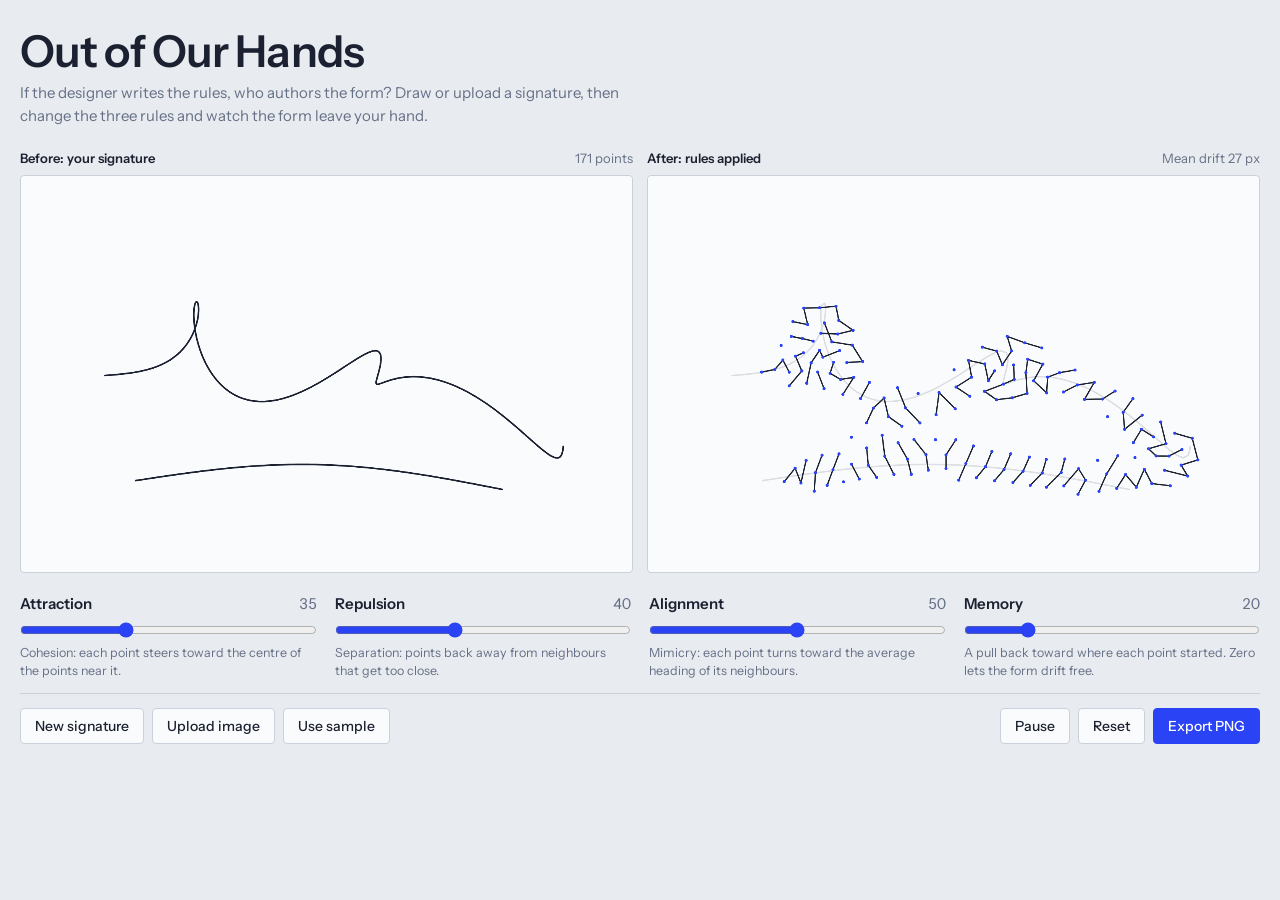
<file: out-of-our-hands.html>
<!DOCTYPE html>
<html lang="en">
<head>
<meta charset="utf-8">
<meta name="viewport" content="width=device-width, initial-scale=1, viewport-fit=cover">
<title>Out of Our Hands</title>
<link rel="preconnect" href="https://fonts.googleapis.com">
<link href="https://fonts.googleapis.com/css2?family=Instrument+Sans:wght@400;500;600&display=swap" rel="stylesheet">
<style>
:root{--bg:#E8EBEF;--panel:#FAFBFC;--ink:#1B2130;--mute:#667086;--line:#CBD1DA;--acc:#2A43F5;--ghost:rgba(27,33,48,.13);
box-sizing:border-box;padding-top:env(safe-area-inset-top,0px);padding-bottom:env(safe-area-inset-bottom,0px)}
@media (prefers-color-scheme:dark){:root:not([data-theme="light"]){--bg:#171A22;--panel:#20242F;--ink:#E7EAF1;--mute:#9099AD;--line:#363C4B;--acc:#7F90FF;--ghost:rgba(231,234,241,.14)}}
:root[data-theme="dark"]{--bg:#171A22;--panel:#20242F;--ink:#E7EAF1;--mute:#9099AD;--line:#363C4B;--acc:#7F90FF;--ghost:rgba(231,234,241,.14)}
*{box-sizing:border-box}
body{margin:0;background:var(--bg);color:var(--ink);font:400 15px/1.5 "Instrument Sans",system-ui,sans-serif}
main{max-width:1280px;margin:0 auto;padding:28px 20px 40px}
h1{font-size:clamp(28px,4vw,44px);font-weight:600;letter-spacing:-.02em;line-height:1.05;margin:0}
.q{color:var(--mute);margin:8px 0 22px;max-width:60ch}
.boards{display:grid;grid-template-columns:1fr 1fr;gap:14px}
@media(max-width:820px){.boards{grid-template-columns:1fr}}
figure{margin:0}
figcaption{display:flex;justify-content:space-between;gap:10px;font-size:13px;color:var(--mute);margin:0 0 6px}
figcaption b{color:var(--ink);font-weight:600}
canvas{display:block;width:100%;aspect-ratio:800/520;background:var(--panel);border:1px solid var(--line);border-radius:4px;touch-action:none}
#src{cursor:crosshair}
.ctl{display:grid;grid-template-columns:repeat(4,1fr);gap:18px;margin:20px 0 14px}
@media(max-width:820px){.ctl{grid-template-columns:1fr 1fr}}
@media(max-width:480px){.ctl{grid-template-columns:1fr}}
label{display:block;font-weight:600}
label span{float:right;font-weight:400;color:var(--mute);font-variant-numeric:tabular-nums}
input[type=range]{width:100%;accent-color:var(--acc);margin:6px 0 2px}
small{display:block;color:var(--mute);font-size:12.5px;line-height:1.4}
.bar{display:flex;flex-wrap:wrap;gap:8px;align-items:center;border-top:1px solid var(--line);padding-top:14px}
button,.up{font:500 14px "Instrument Sans",system-ui,sans-serif;color:var(--ink);background:var(--panel);border:1px solid var(--line);border-radius:4px;padding:8px 14px;cursor:pointer}
button:hover,.up:hover{border-color:var(--ink)}
button.p{background:var(--acc);border-color:var(--acc);color:#fff}
:is(button,input,.up):focus-visible{outline:2px solid var(--acc);outline-offset:2px}
.sp{flex:1}
#msg{color:var(--mute);font-size:13px}
.hid{position:absolute;opacity:0;pointer-events:none;width:1px;height:1px}
</style>
</head>
<body>
<main>
<h1>Out of Our Hands</h1>
<p class="q">If the designer writes the rules, who authors the form? Draw or upload a signature, then change the three rules and watch the form leave your hand.</p>

<div class="boards">
 <figure><figcaption><b>Before: your signature</b><span id="hint">Draw here</span></figcaption><canvas id="src" width="1600" height="1040" aria-label="Signature drawing area"></canvas></figure>
 <figure><figcaption><b>After: rules applied</b><span id="drift">Drift 0 px</span></figcaption><canvas id="sim" width="1600" height="1040" aria-label="Simulation result"></canvas></figure>
</div>

<div class="ctl">
 <div><label for="c">Attraction <span id="cv"></span></label><input id="c" type="range" min="0" max="100" value="35"><small>Cohesion: each point steers toward the centre of the points near it.</small></div>
 <div><label for="s">Repulsion <span id="sv"></span></label><input id="s" type="range" min="0" max="100" value="40"><small>Separation: points back away from neighbours that get too close.</small></div>
 <div><label for="a">Alignment <span id="av"></span></label><input id="a" type="range" min="0" max="100" value="50"><small>Mimicry: each point turns toward the average heading of its neighbours.</small></div>
 <div><label for="m">Memory <span id="mv"></span></label><input id="m" type="range" min="0" max="100" value="20"><small>A pull back toward where each point started. Zero lets the form drift free.</small></div>
</div>

<div class="bar">
 <button id="clear">New signature</button>
 <label class="up" style="font-weight:500">Upload image<input class="hid" id="file" type="file" accept="image/*"></label>
 <button id="demo">Use sample</button>
 <span class="sp"></span>
 <span id="msg"></span>
 <button id="play">Pause</button>
 <button id="reset">Reset</button>
 <button id="save" class="p">Export PNG</button>
</div>
</main>
<script>
const W=800,H=520,STEP=8,R=64,RS=28;
const src=document.getElementById('src'),sim=document.getElementById('sim');
const sx=src.getContext('2d'),mx=sim.getContext('2d');
sx.scale(2,2);mx.scale(2,2);
const $=id=>document.getElementById(id);
const DEF={c:35,s:40,a:50,m:20};
let strokes=[],cur=null,pts=[],links=[],running=true,uploadPts=null;

function css(v){return getComputedStyle(document.documentElement).getPropertyValue(v).trim()}

/* ---- build points from strokes or image ---- */
function resample(st){
  const out=[];let carry=0,prev=st[0];
  if(!prev)return out;out.push({x:prev.x,y:prev.y});
  for(let i=1;i<st.length;i++){
    let p=st[i],dx=p.x-prev.x,dy=p.y-prev.y,d=Math.hypot(dx,dy);
    while(carry+d>=STEP){const t=(STEP-carry)/d;prev={x:prev.x+dx*t,y:prev.y+dy*t};out.push({x:prev.x,y:prev.y});dx=p.x-prev.x;dy=p.y-prev.y;d=Math.hypot(dx,dy);carry=0}
    carry+=d;prev=p;
  }
  const l=st[st.length-1];if(Math.hypot(l.x-out[out.length-1].x,l.y-out[out.length-1].y)>STEP*.4)out.push({x:l.x,y:l.y});
  return out;
}
function mk(x,y,vx,vy){return{x,y,hx:x,hy:y,vx,vy,ox:x,oy:y}}
function buildFromStrokes(){
  pts=[];links=[];
  for(const st of strokes){
    const r=resample(st);if(r.length<2)continue;const b=pts.length;
    r.forEach((p,i)=>{const a=r[Math.max(0,i-1)],c=r[Math.min(r.length-1,i+1)];
      const dx=c.x-a.x,dy=c.y-a.y,d=Math.hypot(dx,dy)||1;
      pts.push(mk(p.x,p.y,dx/d*1.4,dy/d*1.4));
      if(i)links.push([b+i-1,b+i]);});
  }
}
function buildFromPoints(arr){
  pts=[];links=[];const idx=new Map();
  arr.forEach((p,i)=>{pts.push(mk(p[0],p[1],0,0));idx.set(p[0]+','+p[1],i)});
  const sum=pts.map(()=>[0,0]);
  arr.forEach((p,i)=>{for(const[dx,dy]of[[1,0],[0,1],[1,1],[1,-1]]){
    const j=idx.get((p[0]+dx*STEP)+','+(p[1]+dy*STEP));
    if(j!==undefined){links.push([i,j]);sum[i][0]+=dx;sum[i][1]+=dy;sum[j][0]+=dx;sum[j][1]+=dy}}});
  pts.forEach((p,i)=>{const d=Math.hypot(sum[i][0],sum[i][1])||1;p.vx=sum[i][0]/d*1.2;p.vy=sum[i][1]/d*1.2});
}
function rebuild(){
  if(uploadPts&&!strokes.length)buildFromPoints(uploadPts);else buildFromStrokes();
  $('hint').textContent=pts.length?pts.length+' points':'Draw here';
}
function restart(){pts.forEach(p=>{p.x=p.hx;p.y=p.hy});rebuild()}

/* ---- the three rules (plus memory) ---- */
function step(){
  const c=+$('c').value/100,s=+$('s').value/100,a=+$('a').value/100,m=+$('m').value/100,n=pts.length;
  for(let i=0;i<n;i++){
    const p=pts[i];let cx=0,cy=0,vx=0,vy=0,k=0,sx_=0,sy_=0;
    for(let j=0;j<n;j++){if(i===j)continue;const q=pts[j],dx=q.x-p.x,dy=q.y-p.y,d2=dx*dx+dy*dy;
      if(d2<R*R){k++;cx+=q.x;cy+=q.y;vx+=q.vx;vy+=q.vy;
        if(d2<RS*RS&&d2>.01){const d=Math.sqrt(d2),w=(1-d/RS)/d;sx_-=dx*w;sy_-=dy*w}}}
    let ax=0,ay=0;
    if(k){ax+=(cx/k-p.x)*c*.012;ay+=(cy/k-p.y)*c*.012;       // cohesion
          ax+=(vx/k-p.vx)*a*.10;ay+=(vy/k-p.vy)*a*.10}        // alignment
    ax+=sx_*s*.9;ay+=sy_*s*.9;                                // separation
    ax+=(p.hx-p.x)*m*.004;ay+=(p.hy-p.y)*m*.004;              // memory
    p.ax=ax;p.ay=ay;
  }
  for(const p of pts){
    p.vx=(p.vx+p.ax)*.97;p.vy=(p.vy+p.ay)*.97;
    const sp=Math.hypot(p.vx,p.vy);if(sp>2.6){p.vx*=2.6/sp;p.vy*=2.6/sp}
    p.x+=p.vx;p.y+=p.vy;
    if(p.x<16)p.vx+=.2;if(p.x>W-16)p.vx-=.2;if(p.y<16)p.vy+=.2;if(p.y>H-16)p.vy-=.2;
  }
}

/* ---- drawing ---- */
function strokePath(ctx,list,get){ctx.beginPath();for(const[i,j]of list){const a=get(pts[i]),b=get(pts[j]);ctx.moveTo(a[0],a[1]);ctx.lineTo(b[0],b[1])}ctx.stroke()}
function drawSrc(){
  sx.clearRect(0,0,W,H);sx.lineCap=sx.lineJoin='round';sx.strokeStyle=css('--ink');sx.lineWidth=2.2;
  if(strokes.length||cur){for(const st of cur?strokes.concat([cur]):strokes){sx.beginPath();st.forEach((p,i)=>i?sx.lineTo(p.x,p.y):sx.moveTo(p.x,p.y));sx.stroke()}}
  else if(uploadPts){sx.fillStyle=css('--ink');uploadPts.forEach(p=>sx.fillRect(p[0]-2,p[1]-2,4,4))}
  else{sx.fillStyle=css('--mute');sx.font='14px "Instrument Sans",system-ui,sans-serif';sx.fillText('Draw your signature here, upload one, or use the sample.',24,H-24)}
}
function drawSim(){
  mx.clearRect(0,0,W,H);mx.lineCap='round';
  mx.strokeStyle=css('--ghost');mx.lineWidth=2;strokePath(mx,links,p=>[p.hx,p.hy]);
  mx.strokeStyle=css('--ink');mx.lineWidth=1.8;
  mx.beginPath();for(const[i,j]of links){const a=pts[i],b=pts[j];if(Math.hypot(a.x-b.x,a.y-b.y)<STEP*4){mx.moveTo(a.x,a.y);mx.lineTo(b.x,b.y)}}mx.stroke();
  mx.fillStyle=css('--acc');for(const p of pts){mx.beginPath();mx.arc(p.x,p.y,2,0,6.283);mx.fill()}
  if(pts.length){let d=0;for(const p of pts)d+=Math.hypot(p.x-p.hx,p.y-p.hy);$('drift').textContent='Mean drift '+Math.round(d/pts.length)+' px'}else $('drift').textContent='Drift 0 px';
}
function loop(){if(running&&pts.length)step();drawSim();requestAnimationFrame(loop)}

/* ---- input ---- */
function pos(e){const r=src.getBoundingClientRect();return{x:(e.clientX-r.left)/r.width*W,y:(e.clientY-r.top)/r.height*H}}
src.addEventListener('pointerdown',e=>{src.setPointerCapture(e.pointerId);if(uploadPts&&!strokes.length){uploadPts=null;pts=[]}cur=[pos(e)];drawSrc()});
src.addEventListener('pointermove',e=>{if(cur){cur.push(pos(e));drawSrc()}});
const end=()=>{if(cur&&cur.length>1){strokes.push(cur);rebuild()}cur=null;drawSrc()};
src.addEventListener('pointerup',end);src.addEventListener('pointercancel',end);

$('clear').onclick=()=>{strokes=[];uploadPts=null;pts=[];links=[];rebuild();drawSrc();$('msg').textContent=''};
$('play').onclick=()=>{running=!running;$('play').textContent=running?'Pause':'Play'};
$('reset').onclick=()=>{for(const k in DEF)$(k).value=DEF[k];sync();restart();running=true;$('play').textContent='Pause'};
$('demo').onclick=()=>{
  const a=[],b=[];
  for(let t=0;t<=1.0001;t+=.004){a.push({x:110+570*t+46*Math.sin(t*15),y:262-86*Math.sin(t*8.5)*Math.cos(t*3)+30*Math.sin(t*21)})}
  for(let t=0;t<=1.0001;t+=.01){b.push({x:150+480*t,y:400-26*Math.sin(t*3.2)+t*10})}
  strokes=[a,b];uploadPts=null;rebuild();drawSrc();$('msg').textContent='';
};
$('file').onchange=e=>{
  const f=e.target.files[0];if(!f)return;const img=new Image();
  img.onload=()=>{
    const c=document.createElement('canvas');c.width=W;c.height=H;const x=c.getContext('2d');
    x.fillStyle='#fff';x.fillRect(0,0,W,H);const k=Math.min((W-60)/img.width,(H-60)/img.height);
    x.drawImage(img,(W-img.width*k)/2,(H-img.height*k)/2,img.width*k,img.height*k);
    const d=x.getImageData(0,0,W,H).data,out=[];
    for(let y=STEP;y<H-STEP;y+=STEP)for(let xx=STEP;xx<W-STEP;xx+=STEP){let n=0;
      for(let j=-3;j<=3;j+=2)for(let i=-3;i<=3;i+=2){const o=((y+j)*W+xx+i)*4;if((d[o]+d[o+1]+d[o+2])/3<140)n++}
      if(n>=3)out.push([xx,y])}
    if(out.length<8){$('msg').textContent='No dark ink found. Try a darker signature on a light background.';return}
    if(out.length>900){$('msg').textContent='That image is too dense. Try a thinner or simpler signature.';return}
    strokes=[];uploadPts=out;rebuild();drawSrc();$('msg').textContent='';
  };
  img.onerror=()=>$('msg').textContent='That file could not be read as an image.';
  img.src=URL.createObjectURL(f);e.target.value='';
};

/* ---- export ---- */
$('save').onclick=async()=>{
  if(!pts.length){$('msg').textContent='Add a signature first.';return}
  const dl=await claude.use('downloads').catch(()=>null);
  const o=document.createElement('canvas');o.width=3200;o.height=1280;const x=o.getContext('2d');
  x.fillStyle=css('--bg');x.fillRect(0,0,3200,1280);
  x.drawImage(src,0,160,1560,1014);x.drawImage(sim,1640,160,1560,1014);
  x.fillStyle=css('--ink');x.font='600 44px "Instrument Sans",system-ui,sans-serif';
  x.fillText('Out of Our Hands',40,80);
  x.fillStyle=css('--mute');x.font='30px "Instrument Sans",system-ui,sans-serif';
  x.fillText('Attraction '+$('c').value+'   Repulsion '+$('s').value+'   Alignment '+$('a').value+'   Memory '+$('m').value,40,130);
  x.fillText('Before',40,1230);x.fillText('After',1680,1230);
  const blob=await new Promise(r=>o.toBlob(r,'image/png'));
  if(!dl){$('msg').textContent='Saving is not available in this view.';return}
  try{await dl.save({filename:'out-of-our-hands.png',data:blob});$('msg').textContent='Exported.'}
  catch(err){$('msg').textContent=err&&err.code==='declined'?'Export cancelled.':'Export failed.'}
};

function sync(){[['c','cv'],['s','sv'],['a','av'],['m','mv']].forEach(([i,o])=>$(o).textContent=$(i).value)}
['c','s','a','m'].forEach(i=>$(i).addEventListener('input',sync));
matchMedia('(prefers-color-scheme:dark)').addEventListener('change',drawSrc);
sync();$('demo').click();loop();
</script>
</body>
</html>
</file>
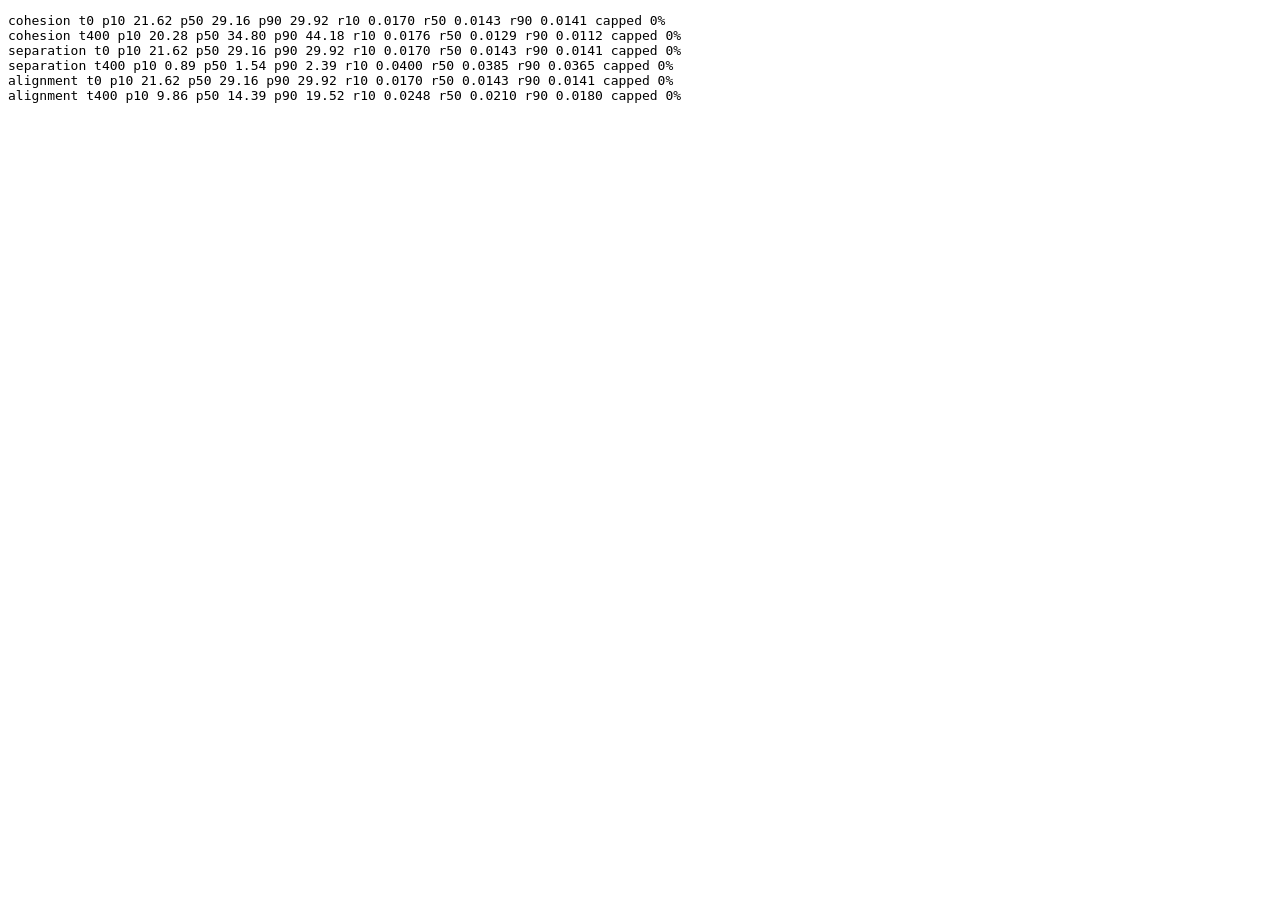
<file: checks/crowd.html>
<!doctype html>
<meta charset="utf-8">
<pre id="out">running</pre>
<script type="module">
import { STUDIES, createFlock, stepFlock, readSignature, resetField, setModifier, tubeRadiusFor } from "../sim.js";
const points = [];
for (let i = 0; i < 90; i++) {
  const t = i / 89;
  points.push({ x: 30 + t * 460, y: 80 + Math.sin(t * Math.PI * 2) * 36 });
}
const signature = readSignature(points, 520, 240);
setModifier({ id: "none", strength: 0 });
resetField(4);
const lines = [];
function stats(label, flock) {
  const values = Array.from(flock.crowd).sort((a, b) => a - b);
  const pick = (p) => values[Math.min(values.length - 1, Math.floor(p * (values.length - 1)))];
  const mean = values.reduce((sum, value) => sum + value, 0) / values.length;
  const radii = values.map((value) => tubeRadiusFor(value, 0.02, 1));
  const open = tubeRadiusFor(0, 0.02, 1);
  const packed = tubeRadiusFor(1e6, 0.02, 1);
  const capped = radii.filter((radius) => radius <= packed + 1e-4 || radius >= open - 1e-4).length / radii.length;
  lines.push(`${label} p10 ${pick(0.1).toFixed(2)} p50 ${pick(0.5).toFixed(2)} p90 ${pick(0.9).toFixed(2)} r10 ${tubeRadiusFor(pick(0.1), 0.02, 1).toFixed(4)} r50 ${tubeRadiusFor(pick(0.5), 0.02, 1).toFixed(4)} r90 ${tubeRadiusFor(pick(0.9), 0.02, 1).toFixed(4)} capped ${(capped * 100).toFixed(0)}%`);
}
for (const study of STUDIES) {
  const flock = createFlock(signature, study, 4);
  stats(study.id + " t0", flock);
  for (let step = 0; step < 400; step++) stepFlock(flock);
  stats(study.id + " t400", flock);
}
document.querySelector("#out").textContent = lines.join("\n");
document.body.dataset.ready = "1";
</script>
</file>
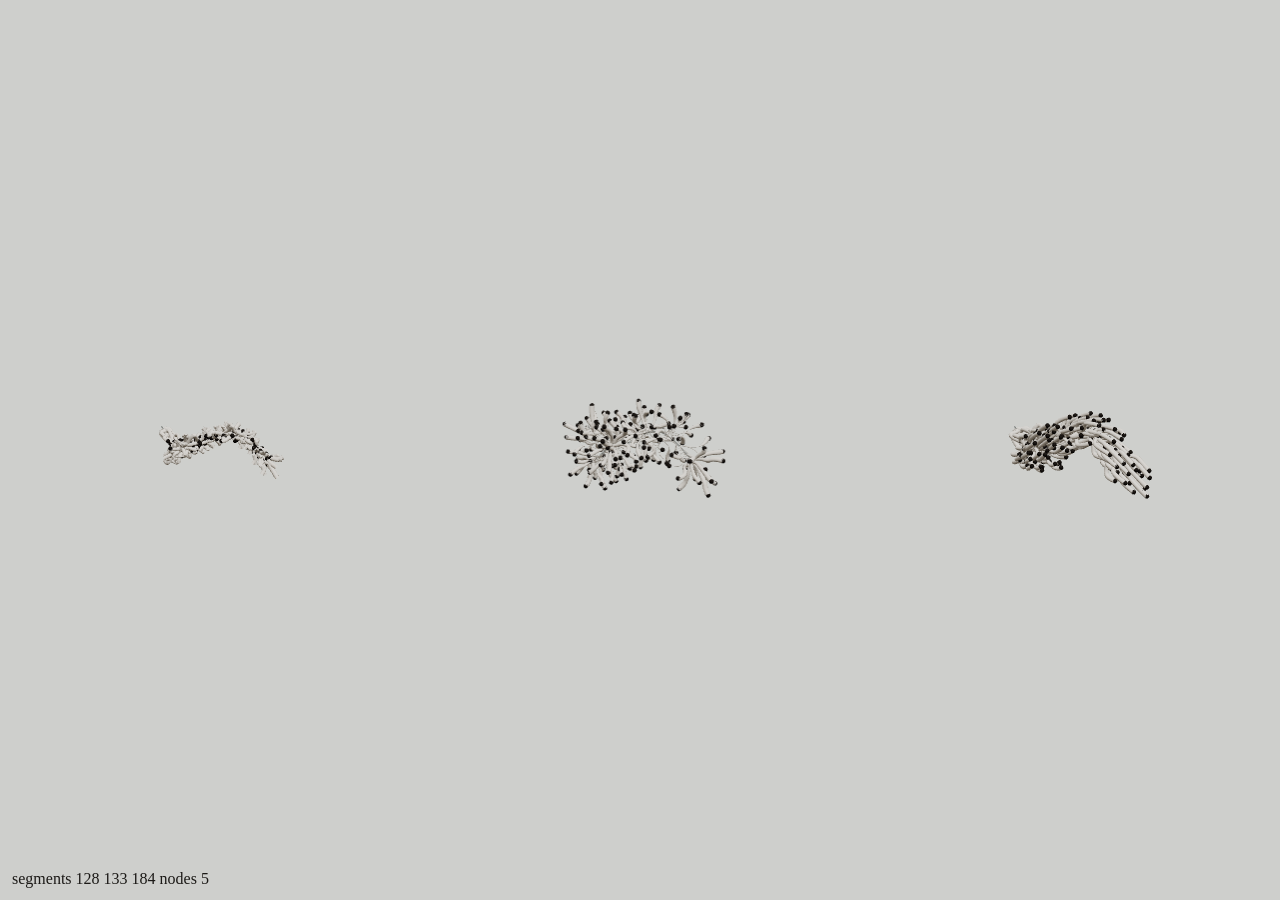
<file: checks/live.html>
<!DOCTYPE html>
<html lang="en">
<head>
  <meta charset="utf-8">
  <title>Live reaction check</title>
  <style>
    body { margin: 0; background: #e4dfd4; }
    .row { display: grid; grid-template-columns: 1fr 1fr 1fr; height: 100vh; }
    canvas { width: 100%; height: 100%; display: block; }
    #report { position: fixed; left: 12px; bottom: 12px; margin: 0; color: #1b1916; }
  </style>
  <script type="importmap">
    { "imports": { "three": "../vendor/three.module.js" } }
  </script>
</head>
<body>
  <div class="row">
    <canvas id="cohesion"></canvas>
    <canvas id="separation"></canvas>
    <canvas id="alignment"></canvas>
  </div>
  <p id="report">Waiting.</p>
  <script>
    window.addEventListener("error", (event) => {
      document.querySelector("#report").textContent = "error " + event.message;
    });
  </script>
  <script type="module">
    const report = document.querySelector("#report");
    try {
    const { STUDIES, createFlock, readSignature, setModifier, setModifiers, setSymmetry, publishNodes } = await import("../sim.js?v=turns45");
    const { createView, setPlayback, setSculptureColour } = await import("../view.js?v=turns47");

    const choice = new URLSearchParams(location.search);
    const points = [];
    const shape = choice.get("shape") || "wave";
    if (shape === "straight") {
      for (let i = 0; i < 80; i++) points.push({ x: 40 + i * 6, y: 140 });
    } else if (shape === "corner") {
      for (let i = 0; i <= 40; i++) points.push({ x: 40 + i * 6, y: 60 });
      for (let i = 1; i <= 40; i++) points.push({ x: 280, y: 60 + i * 4 });
    } else if (shape === "zigzag") {
      for (let i = 0; i < 7; i++) points.push({ x: 40 + i * 80, y: i % 2 ? 40 : 220 });
    } else if (shape === "loop") {
      for (let i = 0; i <= 80; i++) {
        const angle = (i / 80) * Math.PI * 2;
        points.push({ x: 300 + Math.cos(angle) * 110, y: 140 + Math.sin(angle) * 90 });
      }
    } else if (shape === "mark-a") {
      for (let i = 0; i <= 64; i++) {
        const t = i / 64;
        const angle = t * Math.PI * 1.7;
        points.push({ x: 120 + Math.cos(angle) * 70, y: 90 + Math.sin(angle) * 70 });
      }
      for (let i = 1; i <= 48; i++) points.push({ x: 120 + i * 8, y: 160 + i * 1.4 });
    } else if (shape === "split") {
      for (let i = 0; i < 50; i++) points.push({ x: 40 + i * 8, y: 60 });
      points.push({ break: true });
      for (let i = 0; i < 50; i++) points.push({ x: 40 + i * 8, y: 220 });
    } else if (shape === "mark-b") {
      const joints = [[40, 200], [160, 40], [240, 180], [360, 50], [500, 160]];
      for (let j = 0; j < joints.length - 1; j++) {
        const a = joints[j];
        const b = joints[j + 1];
        const steps = j === 0 ? 18 : 16;
        for (let i = j === 0 ? 0 : 1; i <= steps; i++) {
          const t = i / steps;
          points.push({ x: a[0] + (b[0] - a[0]) * t, y: a[1] + (b[1] - a[1]) * t });
        }
      }
    } else {
      for (let i = 0; i < 80; i++) {
        const t = i / 79;
        points.push({ x: 40 + t * 520, y: 80 + Math.sin(t * Math.PI * 2.2) * 50 });
      }
      points.push({ break: true });
      for (let i = 0; i < 40; i++) points.push({ x: 80 + i * 4, y: 200 - i * 3 });
    }
    const signature = readSignature(points, 640, 280);
    if (choice.get("symmetry") === "1") {
      setSymmetry(true);
      publishNodes(signature);
    }
    if (choice.get("texture") || choice.get("volume") || choice.get("motion")) {
      const strength = Number(choice.get("strength") || 0.85);
      setModifiers({
        texture: { id: choice.get("texture") || "none", strength },
        volume: { id: choice.get("volume") || "none", strength },
        motion: { id: choice.get("motion") || "none", strength },
      });
    } else {
      setModifier({ id: choice.get("modifier") || "none", strength: Number(choice.get("strength") || 0) });
    }
    if (choice.get("hue") != null) setSculptureColour({ hue: Number(choice.get("hue")) });
    setPlayback({ speed: 1, paused: false });
    const views = ["cohesion", "separation", "alignment"].map((id, index) => {
      const canvas = document.querySelector("#" + id);
      canvas.width = 420;
      canvas.height = 640;
      const view = createView(canvas, { autoRotate: false });
      view.follow(createFlock(signature, STUDIES[index], 4));
      return view;
    });
    const warmup = Number(choice.get("warmup") || 0);
    for (let step = 0; step < warmup; step++) {
      for (const view of views) view.step();
    }
    const started = performance.now();
    function publish() {
      const counts = ["cohesion", "separation", "alignment"].map((id) => document.querySelector("#" + id).dataset.segments || "0");
      report.textContent = `segments ${counts.join(" ")} nodes ${signature.nodes.length}`;
      document.body.dataset.segments = counts.join(",");
    }
    function tick() {
      publish();
      if (performance.now() - started < 6000) requestAnimationFrame(tick);
    }
    requestAnimationFrame(tick);
    views.forEach((view) => view.fit());
    } catch (error) {
      report.textContent = "error " + (error && error.stack ? error.stack : error);
    }
  </script>
</body>
</html>
</file>
<file: style.css>
:root {
  /* Match palette.js. These copies keep the first paint correct. */
  --chalk: #F3F1E9;
  --charcoal: #343936;
  --lagoon: #579B89;
  --deep-forest: #244C43;
  --sand: #EBD994;
  --sunflower: #F2D537;
  --sky: #87C8CE;
  --coral: #ED8295;
  --terracotta: #D49A70;
  --stone: #CECFCC;
  --paper: var(--chalk);
  --ink: var(--charcoal);
  --muted: #4E5552;
  --line: var(--stone);
  --accent: var(--deep-forest);
  --stage: var(--stone);
  --plate: var(--chalk);
  --sans: "Instrument Sans", "Avenir Next", "Futura", sans-serif;
}

* { box-sizing: border-box; }

html {
  scroll-behavior: smooth;
  overflow-x: clip;
}

body {
  margin: 0;
  background: var(--paper);
  color: var(--ink);
  font-family: var(--sans);
  font-size: 16px;
  line-height: 1.45;
  font-weight: 400;
}

button,
input { font: inherit; color: inherit; }

.visually-hidden {
  position: absolute;
  width: 1px;
  height: 1px;
  padding: 0;
  margin: -1px;
  overflow: hidden;
  clip: rect(0, 0, 0, 0);
  border: 0;
}

body > header,
.intro,
.studies,
.experiment,
.modifiers-explored,
.lineage,
.history,
footer,
.citations {
  position: relative;
  z-index: 0;
  width: min(1180px, calc(100% - 40px));
  margin-inline: auto;
}

body > header::before,
.intro::before,
.studies::before,
.experiment::before,
.modifiers-explored::before,
.lineage::before,
.history::before,
footer::before,
.citations::before {
  content: "";
  position: absolute;
  z-index: -1;
  top: 0;
  bottom: 0;
  left: calc(50% - 50vw);
  width: 100vw;
  background: inherit;
}

body > header {
  z-index: 1;
  padding: 72px 0 64px;
  border-bottom: 0;
  background: var(--deep-forest);
  color: var(--chalk);
}

body > header .kicker,
body > header .tagline { color: var(--stone); }

body > header h1,
body > header .question { color: var(--chalk); }

.mast {
  display: grid;
  grid-template-columns: minmax(0, 1.15fr) minmax(0, 0.85fr);
  column-gap: 48px;
  align-items: end;
}

.kicker,
.index,
.also,
.weights,
.section-label,
.fine {
  margin: 0;
  color: var(--charcoal);
  font-size: 12px;
  letter-spacing: 0.14em;
  text-transform: uppercase;
}

h1 {
  grid-column: 1;
  grid-row: 1;
  margin: 8px 0 0;
  font-size: clamp(3.4rem, 8vw, 6.6rem);
  font-weight: 500;
  letter-spacing: -0.055em;
  line-height: 0.84;
  text-transform: uppercase;
}

.tagline {
  grid-column: 1;
  grid-row: 2;
  margin: 12px 0 0;
  color: var(--deep-forest);
  font-size: clamp(1.2rem, 1.8vw, 1.55rem);
  font-weight: 400;
  letter-spacing: -0.02em;
  line-height: 1.2;
}

.question {
  grid-column: 2;
  grid-row: 1;
  align-self: center;
  margin: 0;
  max-width: 11em;
  justify-self: start;
  font-size: clamp(2rem, 3.3vw, 2.85rem);
  font-weight: 500;
  letter-spacing: -0.04em;
  line-height: 1.02;
}

body > header .kicker,
body > header h1,
body > header .tagline,
body > header .question {
  position: relative;
  z-index: 2;
}

.membrane {
  --q: calc(48px + (100% - 48px) * 0.575);
  --reach: calc((100vw + 100%) / 2 - var(--q));
  --w: calc(var(--reach) / 0.763);
  position: absolute;
  z-index: 1;
  left: calc(var(--q) - 0.0723 * var(--w));
  bottom: calc(var(--w) * -0.154);
  width: var(--w);
  height: auto;
  pointer-events: none;
  background: none;
  border: 0;
  border-radius: 0;
  box-shadow: none;
}

.facet-strip {
  margin: 0;
  width: 100%;
  height: 90px;
  overflow: hidden;
  border: 0;
  border-radius: 0;
}

.facet-strip img {
  display: block;
  width: 100%;
  height: 100%;
  object-fit: cover;
  object-position: center;
  border: 0;
  border-radius: 0;
  box-shadow: none;
}

.intro {
  display: grid;
  grid-template-columns: 1.15fr 0.85fr;
  gap: 12px 36px;
  padding: 72px 0 64px;
  background: var(--lagoon);
  color: var(--charcoal);
}

.gesture-title {
  grid-column: 1;
  grid-row: 1;
  margin: 0;
}

.intro .plate { grid-column: 1; grid-row: 2; }

.intro .argument {
  grid-column: 2;
  grid-row: 2;
  display: flex;
  flex-direction: column;
  min-height: 100%;
}

.gesture-photo {
  margin: auto 0 0;
  padding-top: 40px;
  width: calc(100% + max(20px, (100vw - 1180px) / 2));
  overflow: hidden;
}

.gesture-photo img {
  display: block;
  width: 100%;
  height: auto;
  aspect-ratio: 2 / 1;
  object-fit: cover;
  object-position: 62% 46%;
  transform: scale(1.7);
  transform-origin: 62% 46%;
  border: 0;
  border-radius: 0;
  box-shadow: none;
}

.plate {
  position: relative;
  min-height: 460px;
  background: white;
  border: 1px solid var(--charcoal);
}

#sign {
  position: absolute;
  inset: 0;
  width: 100%;
  height: 100%;
  touch-action: none;
  cursor: crosshair;
}

.hint {
  position: absolute;
  left: 24px;
  bottom: 72px;
  margin: 0;
  color: var(--charcoal);
  font-size: 13px;
  letter-spacing: 0.16em;
  text-transform: uppercase;
  pointer-events: none;
}

.hint.hidden { display: none; }

.plate-actions {
  position: absolute;
  left: 16px;
  right: 16px;
  bottom: 16px;
  display: flex;
  justify-content: space-between;
  gap: 12px;
}

button:not(.era-node) {
  display: inline-flex;
  align-items: center;
  justify-content: center;
  gap: 8px;
  background: var(--stone);
  border: 1px solid var(--charcoal);
  border-radius: 0;
  padding: 9px 13px;
  cursor: pointer;
  letter-spacing: 0.08em;
  text-transform: uppercase;
  font-size: 12px;
  font-weight: 500;
  line-height: 1.2;
  color: var(--charcoal);
}

button:not(.era-node):hover:not(:disabled):not([aria-checked="true"]):not([aria-pressed="true"]) {
  background: var(--sand);
  border-color: var(--deep-forest);
}

button:not(.era-node):active:not(:disabled):not([aria-checked="true"]):not([aria-pressed="true"]) {
  background: var(--sunflower);
  border-color: var(--deep-forest);
}

button:focus-visible,
input:focus-visible {
  outline: 2px solid var(--deep-forest);
  outline-offset: 3px;
}

button:disabled {
  background: var(--chalk);
  border: 1px dashed var(--muted);
  color: var(--muted);
  opacity: 1;
  cursor: default;
}

.argument p {
  margin: 0 0 16px;
  font-size: 17px;
  letter-spacing: -0.015em;
}

.status {
  color: var(--accent);
  font-size: 15px;
}

.intro .status { color: var(--charcoal); }

.studies {
  padding: 72px 0 64px;
  background: var(--chalk);
  color: var(--charcoal);
}

.studies > :not(.pask) {
  position: relative;
  z-index: 1;
}

.studies > .section-label,
.studies > .study-lead,
.studies > .turn-note,
.studies > .transport,
.studies > .modifiers {
  max-width: 73%;
}

.pask {
  position: absolute;
  z-index: 0;
  top: 0;
  right: calc((100% - 100vw) / 2 - 15vw);
  width: 40vw;
  height: 640px;
  object-fit: cover;
  object-position: 64% 6%;
  pointer-events: none;
  border: 0;
  border-radius: 0;
  box-shadow: none;
  background: transparent;
}

.section-label { margin-bottom: 14px; }

.transport {
  display: flex;
  align-items: flex-end;
  gap: 22px;
  margin: 0 0 18px;
}

.transport .speed { width: min(280px, 100%); }

#pause[aria-pressed="true"]:not(:disabled),
#symmetry[aria-pressed="true"]:not(:disabled),
#hue-original[aria-pressed="true"]:not(:disabled) {
  background: var(--deep-forest);
  color: var(--chalk);
  border: 2px solid var(--charcoal);
  padding: 8px 12px;
}

.modifiers {
  margin: 0 0 28px;
  padding-bottom: 8px;
}

.modifier-head {
  display: grid;
  grid-template-columns: 1fr min(320px, 36%);
  gap: 22px;
  align-items: end;
  margin-bottom: 18px;
}

.modifier-head [data-modifier] {
  margin-top: 10px;
}

.modifier-note {
  margin: 6px 0 0;
  font-size: 15px;
}

.study-lead {
  margin: 0 0 14px;
  max-width: 42em;
  color: var(--charcoal);
  font-size: 15px;
  line-height: 1.45;
}

.turn-note {
  margin: -6px 0 16px;
  max-width: 42em;
  color: var(--deep-forest);
  font-size: 15px;
}

.modifier-tools {
  display: flex;
  flex-wrap: wrap;
  align-items: flex-end;
  gap: 18px 28px;
  margin-top: 14px;
}

.intensity { width: min(280px, 100%); }

#symmetry[aria-pressed="true"]:hover:not(:disabled),
#pause[aria-pressed="true"]:hover:not(:disabled),
#hue-original[aria-pressed="true"]:hover:not(:disabled) {
  background: var(--deep-forest);
  color: var(--chalk);
  border-color: var(--deep-forest);
}

.modifier-groups {
  display: grid;
  grid-template-columns: repeat(3, 1fr);
  gap: 22px;
}

.modifier-groups fieldset {
  margin: 0;
  padding: 0;
  border: 0;
  min-width: 0;
  display: flex;
  flex-direction: column;
  align-items: flex-start;
  gap: 8px;
}

.category-texture { --category: var(--sky); }
.category-volume { --category: var(--coral); }
.category-motion { --category: var(--terracotta); }

.modifier-groups .speed {
  width: 100%;
  margin-top: 12px;
}

#clear-modifiers,
#hue-original {
  letter-spacing: 0.08em;
  text-transform: uppercase;
  font-size: 12px;
}

#hue-original { margin-top: 12px; }

#hue-original[aria-pressed="true"]:not(:disabled) {
  font-weight: 600;
}

.node-panel {
  margin: 0 0 28px;
}

.node-targets,
.node-actions {
  display: flex;
  flex-wrap: wrap;
  gap: 8px 22px;
  margin: 0 0 10px;
}

.node-targets button,
.node-actions button {
  border-bottom: 1px solid transparent;
}

.node-targets [aria-checked="true"] {
  border-bottom-color: var(--ink);
}

.node-sliders {
  display: grid;
  grid-template-columns: repeat(4, minmax(0, 1fr));
  gap: 16px;
  margin-top: 12px;
}

#restart-comparison {
  background: var(--ink);
  color: var(--plate);
  border-bottom: 0;
  padding: 10px 14px;
  letter-spacing: 0.08em;
  text-transform: uppercase;
  font-size: 12px;
}

#node-warning {
  color: var(--accent);
}

#node-warning[hidden] { display: none; }

.material { margin: 0 0 28px; }

.material-controls {
  display: grid;
  grid-template-columns: 1fr 1fr;
  gap: 16px 28px;
  max-width: 680px;
}

#add-node[aria-pressed="true"],
#show-influence[aria-pressed="true"],
#dim-trails[aria-pressed="true"],
#node-enabled[aria-pressed="true"] {
  border-bottom-color: var(--ink);
}

.colour {
  margin: 0 0 28px;
}

.colour > .hue {
  display: block;
  margin: 0 0 16px;
}

.colour-row {
  display: flex;
  align-items: flex-end;
  flex-wrap: wrap;
  gap: 18px;
}

.hue { width: min(360px, 100%); }

#hue {
  height: 28px;
  border-radius: 0;
  background: transparent;
}

#hue::-webkit-slider-runnable-track {
  height: 12px;
  border-radius: 0;
  background: linear-gradient(90deg, #e23b3b, #e7a11a, #d6d23a, #4ea85a, #3aa7a2, #3a63c9, #7a45c4, #c74386, #e23b3b);
}

#hue::-webkit-slider-thumb {
  width: 22px;
  height: 22px;
  margin-top: -5px;
  background: var(--chalk);
}

#hue::-moz-range-track {
  height: 12px;
  border-radius: 0;
  background: linear-gradient(90deg, #e23b3b, #e7a11a, #d6d23a, #4ea85a, #3aa7a2, #3a63c9, #7a45c4, #c74386, #e23b3b);
}

#hue::-moz-range-thumb {
  background: var(--chalk);
}

.swatch {
  width: 36px;
  height: 36px;
  border-radius: 50%;
  border: 1px solid var(--charcoal);
  background: var(--chalk);
  flex: none;
}

.modifier-groups legend {
  display: flex;
  align-items: center;
  gap: 8px;
  margin-bottom: 6px;
  color: var(--charcoal);
  font-size: 12px;
  letter-spacing: 0.14em;
  text-transform: uppercase;
}

.modifier-groups legend::before {
  content: "";
  width: 11px;
  height: 11px;
  background: var(--category);
  border: 1px solid var(--charcoal);
  flex: none;
}

[data-modifier][aria-checked="true"]:not(:disabled) {
  background: var(--category, var(--lagoon));
  color: var(--charcoal);
  border: 2px solid var(--charcoal);
  padding: 8px 12px;
  font-weight: 600;
}

[data-modifier][aria-checked="true"]:hover:not(:disabled) {
  background: var(--category, var(--lagoon));
  border-color: var(--deep-forest);
}

button[aria-pressed="true"]:not(:disabled):not(.era-node)::before,
[data-modifier][aria-checked="true"]:not(:disabled)::before {
  content: "";
  width: 8px;
  height: 4px;
  margin-top: -2px;
  border-left: 2px solid currentColor;
  border-bottom: 2px solid currentColor;
  transform: rotate(-45deg);
  flex: none;
}

[data-modifier]:disabled,
[data-modifier]:disabled[aria-checked="true"] {
  background: var(--chalk);
  color: var(--muted);
  border: 1px dashed var(--muted);
  opacity: 1;
  cursor: default;
}

.study-grid {
  display: grid;
  grid-template-columns: repeat(3, 1fr);
  gap: 22px;
}

article header {
  display: grid;
  grid-template-columns: auto 1fr;
  grid-template-rows: auto auto;
  column-gap: 10px;
  width: auto;
  margin: 0 0 10px;
  padding: 0;
  border: 0;
  align-items: baseline;
}

article .index { grid-row: 1 / span 2; }

article h2 { margin: 0; }

.viewport {
  position: relative;
  background: var(--stage);
  aspect-ratio: 1;
}

.viewport canvas {
  display: block;
  width: 100%;
  height: 100%;
  touch-action: none;
}

.weights { margin: 12px 0 6px; }

.trail-note {
  margin: 8px 0 0;
  color: var(--accent);
  font-size: 12px;
  letter-spacing: 0.08em;
  text-transform: uppercase;
}

.trail-note[hidden] { display: none; }

article p:last-child {
  margin: 0;
  font-size: 15px;
}

.experiment {
  padding: 72px 0 64px;
  background: var(--sand);
  color: var(--charcoal);
}

.experiment > header {
  display: flex;
  align-items: baseline;
  gap: 12px;
  width: auto;
  margin: 0 0 12px;
  padding: 0;
  border: 0;
}

.experiment h2 { margin: 0; }

.experiment-view { aspect-ratio: 16 / 8.5; }

.controls {
  display: grid;
  grid-template-columns: 1fr 1fr 1fr auto auto;
  gap: 22px;
  align-items: end;
  margin-top: 16px;
}

.controls #symmetry { justify-self: start; }

.print-export {
  display: flex;
  flex-wrap: wrap;
  align-items: flex-end;
  gap: 12px 22px;
  margin-top: 18px;
}

.print-export .print-size {
  width: min(180px, 100%);
  margin: 0;
}

.print-export input[type="number"] {
  width: 100%;
  height: 36px;
  margin: 0;
  padding: 8px 10px;
  background: var(--stone);
  color: var(--charcoal);
  border: 1px solid var(--charcoal);
  border-radius: 0;
}

.print-export .note {
  flex-basis: 100%;
  margin: 0;
}

label span {
  display: flex;
  justify-content: space-between;
  margin-bottom: 8px;
  font-size: 12px;
  letter-spacing: 0.14em;
  text-transform: uppercase;
}

label b { font-weight: 500; letter-spacing: 0; }

input[type="range"] {
  -webkit-appearance: none;
  appearance: none;
  width: 100%;
  height: 28px;
  margin: 0;
  background: transparent;
  cursor: pointer;
}

input[type="range"]::-webkit-slider-runnable-track {
  height: 6px;
  background: var(--charcoal);
  border-radius: 0;
}

input[type="range"]::-moz-range-track {
  height: 6px;
  background: var(--charcoal);
  border: 0;
  border-radius: 0;
}

input[type="range"]::-webkit-slider-thumb {
  -webkit-appearance: none;
  width: 22px;
  height: 22px;
  margin-top: -8px;
  border-radius: 50%;
  background: var(--lagoon);
  border: 2px solid var(--charcoal);
  box-shadow: 0 0 0 2px var(--chalk);
  cursor: grab;
}

input[type="range"]::-moz-range-thumb {
  width: 22px;
  height: 22px;
  border-radius: 50%;
  background: var(--lagoon);
  border: 2px solid var(--charcoal);
  box-shadow: 0 0 0 2px var(--chalk);
  cursor: grab;
}

input[type="range"]:hover::-webkit-slider-thumb,
input[type="range"]:hover::-moz-range-thumb {
  box-shadow: 0 0 0 4px var(--sand);
}

input[type="range"]:active::-webkit-slider-thumb,
input[type="range"]:active::-moz-range-thumb {
  background: var(--deep-forest);
  cursor: grabbing;
}

#speed::-webkit-slider-thumb { background: var(--sunflower); }
#texture-strength::-webkit-slider-thumb { background: var(--sky); }
#volume-strength::-webkit-slider-thumb { background: var(--coral); }
#motion-strength::-webkit-slider-thumb { background: var(--terracotta); }
#speed::-moz-range-thumb { background: var(--sunflower); }
#texture-strength::-moz-range-thumb { background: var(--sky); }
#volume-strength::-moz-range-thumb { background: var(--coral); }
#motion-strength::-moz-range-thumb { background: var(--terracotta); }

.note {
  margin: 14px 0 0;
  font-size: 16px;
  max-width: 46em;
}

.note + .note { margin-top: 8px; }

.fine { margin-top: 0; }

footer {
  display: grid;
  grid-template-columns: minmax(0, 1fr) minmax(0, 1fr);
  gap: 32px;
  width: 100%;
  padding: 72px 0 64px;
  border-top: 0;
  margin: 0;
  background: var(--terracotta);
  color: var(--charcoal);
}

footer::before {
  left: 0;
  width: 100%;
}

footer > section:first-child {
  padding-left: max(20px, calc((100vw - 1180px) / 2));
}

.research {
  padding-right: max(20px, calc((100vw - 1180px) / 2));
}

.rules-figures {
  display: flex;
  flex-direction: column;
  gap: 8px;
  margin: 22px 0 0 calc(-1 * max(20px, (100vw - 1180px) / 2));
  width: calc(100% + max(20px, (100vw - 1180px) / 2));
}

.rules-figures img {
  display: block;
  width: 100%;
  height: auto;
  border: 0;
  border-radius: 0;
  box-shadow: none;
}

footer h2 { margin: 0 0 10px; }

footer p,
footer li {
  margin: 0;
  color: var(--charcoal);
  font-size: 14px;
}

footer ul {
  margin: 0;
  padding-left: 18px;
}

footer li + li { margin-top: 6px; }

.research article + article { margin-top: 18px; }

.research h3 {
  margin: 0;
  color: var(--charcoal);
  font-size: 15px;
  font-weight: 500;
  letter-spacing: -0.02em;
  line-height: 1.3;
}

.research .source {
  margin: 2px 0 0;
  font-style: italic;
}

.research article p:last-child { margin-top: 6px; }

.citations {
  width: 100%;
  margin: 0;
  padding: 0;
  border-top: 0;
  display: grid;
  grid-template-columns: minmax(0, 7fr) minmax(0, 3fr);
  align-items: stretch;
  background: var(--charcoal);
  color: var(--chalk);
}

.citations::before {
  left: 0;
  width: 100%;
}

.citations-copy {
  padding: 72px 56px 80px max(20px, calc((100vw - 1180px) / 2));
}

.citations .bibliography { max-width: none; }

.citations-panel {
  position: relative;
  margin: 0;
  min-height: 100%;
  overflow: hidden;
}

.citations-panel img {
  position: absolute;
  inset: 0;
  width: 100%;
  height: 100%;
  object-fit: cover;
  object-position: center;
  border: 0;
  border-radius: 0;
  box-shadow: none;
}

.citations h2,
.citations li { color: var(--chalk); }

.citations a:focus-visible { outline-color: var(--chalk); }

.bibliography {
  list-style: none;
  margin: 0;
  padding: 0;
  max-width: 46em;
}

.bibliography li {
  padding-left: 0.5in;
  text-indent: -0.5in;
  line-height: 1.45;
}

.bibliography li + li { margin-top: 10px; }

.bibliography a {
  color: var(--stone);
  overflow-wrap: anywhere;
  text-underline-offset: 2px;
}

.lineage {
  margin-top: 0;
  padding: 104px 0 64px;
  background: var(--sunflower);
  color: var(--charcoal);
}

.lineage h2,
.history h2,
.modifiers-explored h2,
.gesture-title,
.experiment h2,
article h2,
footer h2,
.citations h2 {
  color: var(--charcoal);
  font-family: var(--sans);
  font-size: clamp(1.45rem, 2.4vw, 2rem);
  font-weight: 500;
  letter-spacing: -0.03em;
  line-height: 1.15;
  text-transform: none;
}

.lineage h2,
.history h2,
.modifiers-explored h2,
.citations h2 { margin: 0 0 22px; }

.citations h2 { color: var(--chalk); }

.modifiers-explored {
  margin-top: 0;
  padding: 72px 0 64px;
  border-top: 0;
  background: var(--coral);
  color: var(--charcoal);
}

.modifiers-explored img {
  display: block;
  width: 100%;
  height: auto;
}

.stages {
  display: grid;
  grid-template-columns: minmax(0, 1fr) 28px minmax(0, 1fr) 28px minmax(0, 1fr) 28px minmax(0, 1fr) 28px minmax(0, 1fr);
  gap: 8px 6px;
  align-items: start;
}

.stage-mark {
  display: block;
  width: 72px;
  height: 56px;
  margin-bottom: 12px;
}

.stage h3 {
  margin: 0 0 6px;
  color: var(--charcoal);
  font-size: 15px;
  font-weight: 500;
  letter-spacing: -0.02em;
  line-height: 1.25;
}

.stage p {
  margin: 0;
  color: var(--charcoal);
  font-size: 14px;
  line-height: 1.4;
}

.proposal {
  margin-top: 36px;
  max-width: 42em;
}

.proposal p {
  margin: 0 0 14px;
  color: var(--charcoal);
  font-size: 17px;
  letter-spacing: -0.015em;
  line-height: 1.45;
}

.proposal p:last-child { margin-bottom: 0; }

.stage-arrow {
  position: relative;
  align-self: start;
  width: 28px;
  height: 12px;
  margin-top: 22px;
}

.stage-arrow::before {
  content: "";
  position: absolute;
  left: 0;
  top: 5px;
  width: 18px;
  height: 1.5px;
  background: var(--deep-forest);
}

.stage-arrow::after {
  content: "";
  position: absolute;
  right: 1px;
  top: 1.5px;
  width: 8px;
  height: 8px;
  border-top: 1.5px solid var(--deep-forest);
  border-right: 1.5px solid var(--deep-forest);
  transform: rotate(45deg);
}

.history {
  margin-top: 0;
  padding: 72px 0 64px;
  border-top: 0;
  background: var(--sky);
  color: var(--charcoal);
}

.era-scroller {
  overflow-x: auto;
  padding-bottom: 16px;
  scrollbar-width: thin;
  scrollbar-color: var(--charcoal) transparent;
}

.periods {
  position: relative;
  display: flex;
  align-items: stretch;
  gap: 0;
  width: max-content;
  min-width: 100%;
  margin: 0;
  padding: 0 0 2px;
  list-style: none;
}

.periods::before {
  content: "";
  position: absolute;
  left: 78px;
  right: 78px;
  bottom: 10px;
  height: 1.5px;
  background: var(--charcoal);
}

.era-mark {
  display: block;
  width: 52px;
  height: 34px;
  margin-bottom: 8px;
}

button.era-node {
  display: grid;
  grid-template-rows: auto auto 3.9em 18px;
  justify-items: center;
  align-content: end;
  width: 156px;
  height: 100%;
  margin: 0;
  padding: 0 10px;
  border: 0;
  background: transparent;
  color: var(--charcoal);
  font-size: 15px;
  font-weight: 500;
  letter-spacing: -0.02em;
  line-height: 1.25;
  text-align: center;
  text-transform: none;
  cursor: pointer;
}

.era-node .period-when {
  color: var(--charcoal);
  font-size: 12px;
  font-weight: 400;
  letter-spacing: 0.12em;
  text-transform: uppercase;
}

.era-node .period-name { display: block; }

.era-node::after {
  content: "";
  align-self: center;
  width: 11px;
  height: 11px;
  border: 1.5px solid var(--charcoal);
  border-radius: 50%;
  background: var(--chalk);
  position: relative;
  z-index: 1;
}

.era-node[aria-expanded="true"] {
  color: var(--deep-forest);
}

.era-node[aria-expanded="true"]::after {
  background: var(--lagoon);
  box-shadow: 0 0 0 3px var(--chalk), 0 0 0 4.5px var(--deep-forest);
}

button.era-node:hover {
  color: var(--deep-forest);
}

button.era-node:hover::after {
  background: var(--sand);
}

button.era-node[aria-expanded="true"]:hover::after {
  background: var(--lagoon);
}

button.era-node:active {
  color: var(--deep-forest);
}

.era-panel {
  max-width: 46em;
  margin-top: 18px;
  padding-top: 16px;
  border-top: 1px solid var(--charcoal);
}

.era-panel[hidden] { display: none; }

.era-panel p {
  margin: 0;
  color: var(--charcoal);
  font-size: 15px;
  line-height: 1.4;
}

.era-label {
  margin: 12px 0 0;
  color: var(--deep-forest);
  font-size: 12px;
  letter-spacing: 0.12em;
  text-transform: uppercase;
}

.era-panel ul {
  margin: 8px 0 0;
  padding-left: 18px;
  color: var(--charcoal);
  font-size: 15px;
  line-height: 1.4;
}

.era-panel li + li { margin-top: 6px; }

.period-keys {
  margin: 8px 0 0;
  color: var(--charcoal);
  font-size: 13px;
}

@media (max-width: 900px) {
  .stages {
    grid-template-columns: 1fr;
    gap: 4px;
  }

  .stage-mark { margin-bottom: 10px; }

  .stage h3 { font-size: 17px; }

  .stage p { font-size: 15px; max-width: 36em; }

  .stage-arrow {
    width: 12px;
    height: 28px;
    margin: 8px 0 8px 30px;
  }

  .stage-arrow::before {
    left: 5px;
    top: 0;
    width: 1.5px;
    height: 18px;
  }

  .stage-arrow::after {
    right: auto;
    left: 1.5px;
    top: auto;
    bottom: 1px;
    transform: rotate(135deg);
  }
}

@media (max-width: 900px) {
  body > header,
  .intro,
  .study-grid,
  .modifier-groups,
  .modifier-head,
  .colour-row,
  .node-sliders,
  .material-controls,
  .controls,
  .transport,
  footer {
    grid-template-columns: 1fr;
  }

  .gesture-title,
  .intro .plate,
  .intro .argument {
    grid-column: 1;
    grid-row: auto;
  }

  .gesture-photo {
    width: 100%;
    padding-top: 28px;
  }

  .mast { grid-template-columns: 1fr; }
  .question {
    grid-column: 1;
    grid-row: auto;
    max-width: 12em;
    margin: 18px 0 0;
  }
  .membrane {
    position: relative;
    left: auto;
    bottom: auto;
    width: min(220px, 62%);
    margin: 16px 0 0;
  }
  .plate { min-height: 380px; }

  .facet-strip { height: 52px; }

  .studies > .section-label,
  .studies > .study-lead,
  .studies > .turn-note,
  .studies > .transport,
  .studies > .modifiers {
    max-width: none;
  }

  .pask {
    position: static;
    display: block;
    width: 100%;
    height: auto;
    margin: 4px 0 28px;
    object-fit: contain;
    object-position: center;
    right: auto;
  }
  .experiment-view { aspect-ratio: 4 / 5; }

  body > header,
  .lineage,
  .intro,
  .studies,
  .experiment,
  .modifiers-explored,
  .history,
  footer,
  .citations {
    padding-top: 48px;
    padding-bottom: 48px;
  }

  .citations {
    grid-template-columns: 1fr;
    padding: 0;
  }

  .citations-copy { padding: 48px 20px 32px; }

  .citations-panel {
    height: 62vw;
    min-height: 220px;
  }

  .research { padding-left: 20px; }
}
</file>
